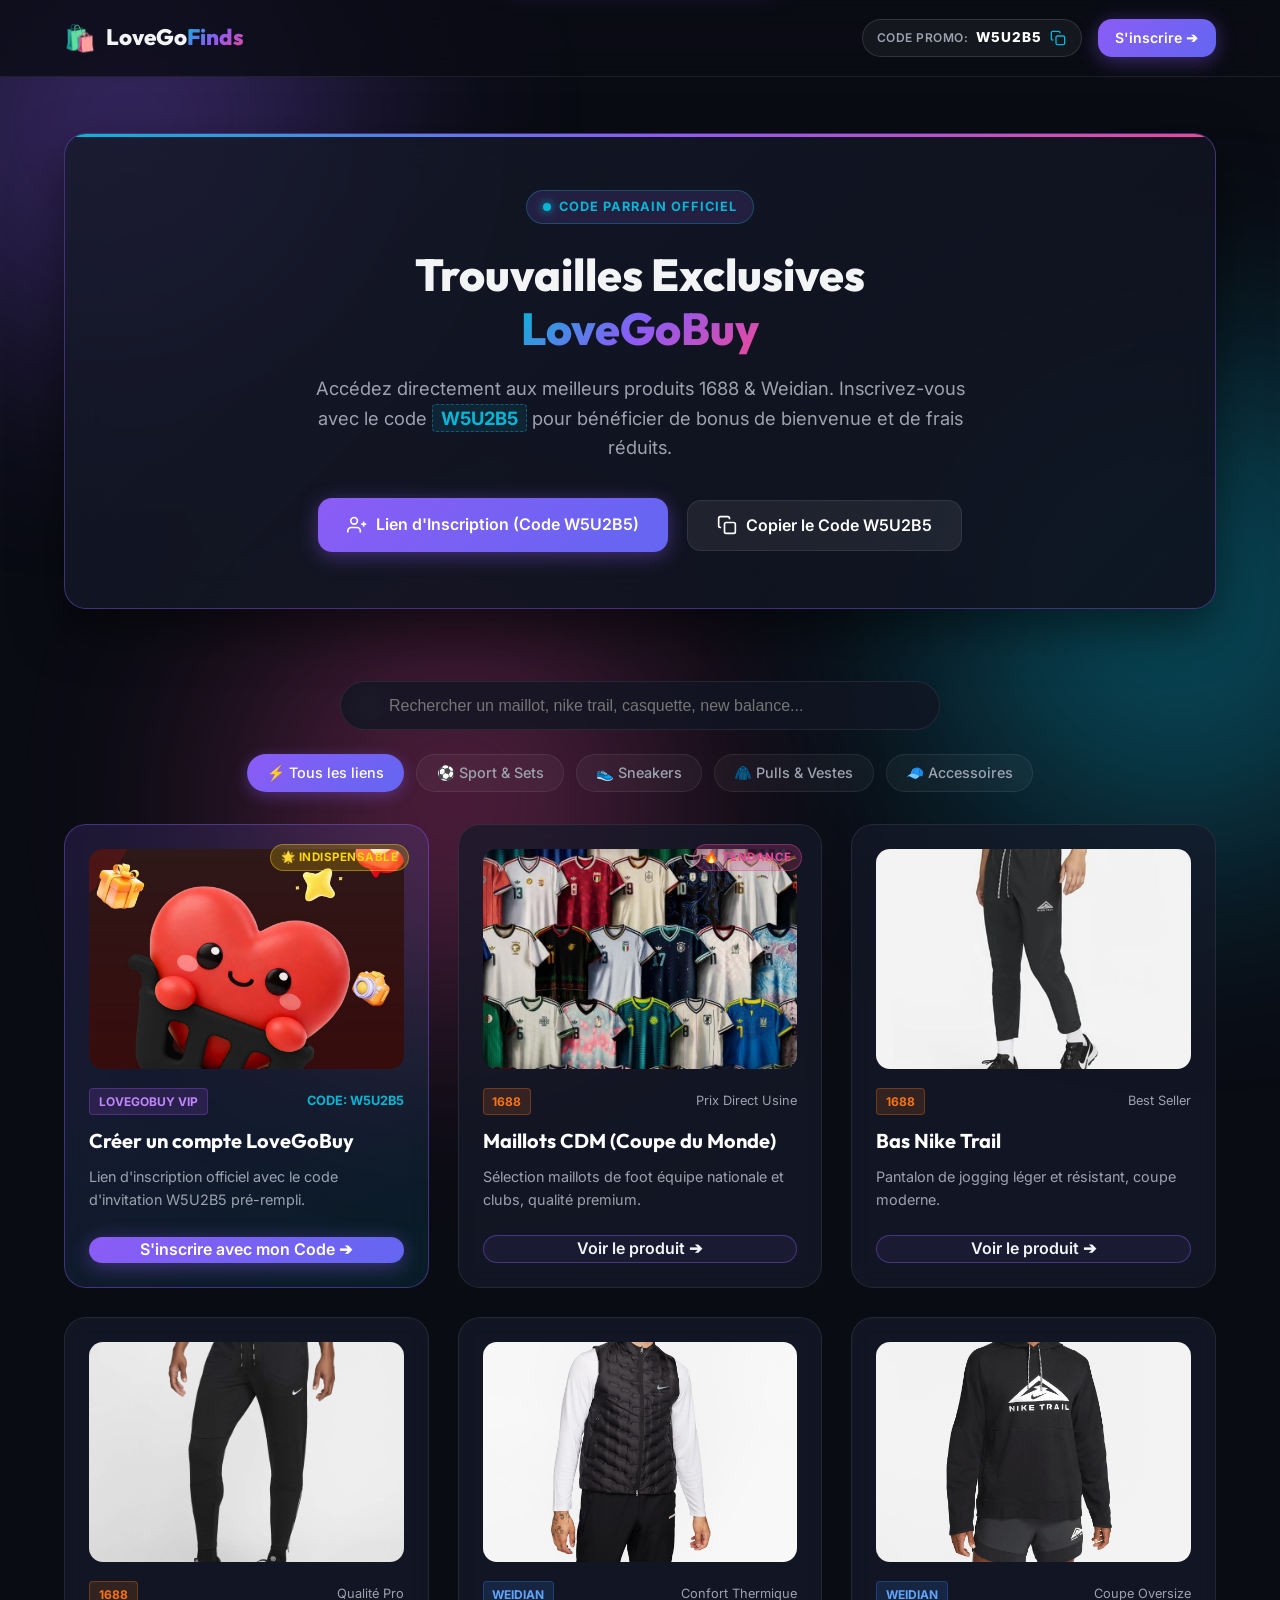
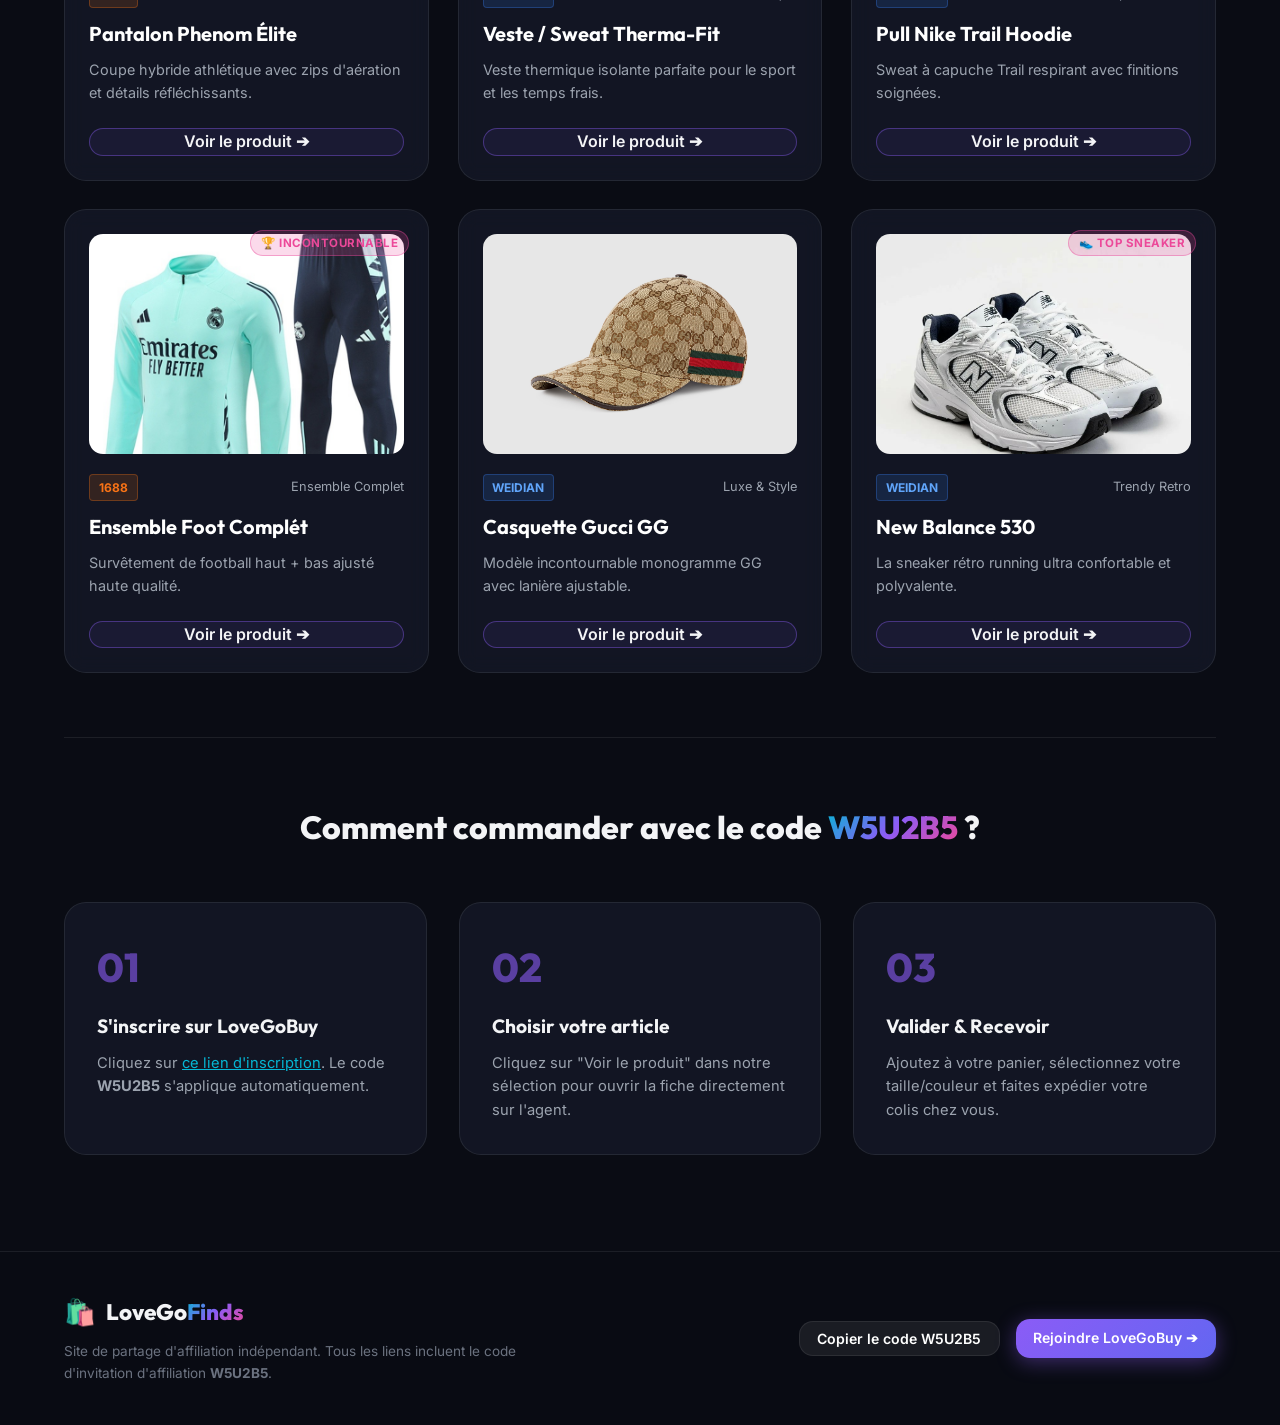
<file: index.html>
<!DOCTYPE html>
<html lang="fr">

<head>
    <meta charset="UTF-8">
    <meta name="viewport" content="width=device-width, initial-scale=1.0">
    <title>LoveGoBuy Finds VIP | Sélection & Code Promo W5U2B5</title>
    <meta name="description"
        content="Découvrez les meilleures trouvailles et produits sélectionnés sur LoveGoBuy. Profitez du code parrain VIP W5U2B5 pour vous inscrire et commander.">
    <!-- Google Fonts -->
    <link rel="preconnect" href="https://fonts.googleapis.com">
    <link rel="preconnect" href="https://fonts.gstatic.com" crossorigin>
    <link
        href="https://fonts.googleapis.com/css2?family=Inter:wght@300;400;500;600;700&family=Outfit:wght@500;600;700;800&display=swap"
        rel="stylesheet">
    <link rel="stylesheet" href="style.css">
</head>

<body>

    <!-- Notification Toast -->
    <div id="toast" class="toast">
        <span class="toast-icon">✨</span>
        <span id="toast-message">Code promo W5U2B5 copié !</span>
    </div>

    <!-- Background Glow Blobs -->
    <div class="bg-glow blob-1"></div>
    <div class="bg-glow blob-2"></div>
    <div class="bg-glow blob-3"></div>

    <!-- Navigation Header -->
    <header class="header">
        <div class="container header-container">
            <a href="#" class="logo">
                <span class="logo-icon">🛍️</span>
                <span class="logo-text">LoveGo<span class="gradient-text">Finds</span></span>
            </a>

            <div class="header-actions">
                <div class="code-badge" id="header-code-badge" title="Cliquer pour copier">
                    <span class="badge-label">CODE PROMO:</span>
                    <span class="badge-code">W5U2B5</span>
                    <svg class="copy-icon" viewBox="0 0 24 24" width="16" height="16" fill="none" stroke="currentColor"
                        stroke-width="2">
                        <rect x="9" y="9" width="13" height="13" rx="2" ry="2"></rect>
                        <path d="M5 15H4a2 2 0 0 1-2-2V4a2 2 0 0 1 2-2h9a2 2 0 0 1 2 2v1"></path>
                    </svg>
                </div>
                <a href="https://www.lovegobuy.com/?invite_code=W5U2B5" target="_blank" rel="noopener noreferrer"
                    class="btn btn-primary btn-sm">
                    S'inscrire ➔
                </a>
            </div>
        </div>
    </header>

    <!-- Main Content Container -->
    <main class="container">

        <!-- Hero Section -->
        <section class="hero-section">
            <div class="hero-card">
                <div class="hero-badge">
                    <span class="pulse-dot"></span> CODE PARRAIN OFFICIEL
                </div>
                <h1 class="hero-title">Trouvailles Exclusives <br><span class="gradient-text">LoveGoBuy</span></h1>
                <p class="hero-subtitle">
                    Accédez directement aux meilleurs produits 1688 & Weidian. Inscrivez-vous avec le code
                    <strong class="highlight-code">W5U2B5</strong> pour bénéficier de bonus de bienvenue et de frais
                    réduits.
                </p>

                <div class="hero-actions">
                    <a href="https://www.lovegobuy.com/?invite_code=W5U2B5" target="_blank" rel="noopener noreferrer"
                        class="btn btn-primary btn-lg">
                        <svg viewBox="0 0 24 24" width="20" height="20" fill="none" stroke="currentColor"
                            stroke-width="2">
                            <path d="M16 21v-2a4 4 0 0 0-4-4H5a4 4 0 0 0-4 4v2"></path>
                            <circle cx="8.5" cy="7" r="4"></circle>
                            <line x1="20" y1="8" x2="20" y2="14"></line>
                            <line x1="23" y1="11" x2="17" y2="11"></line>
                        </svg>
                        Lien d'Inscription (Code W5U2B5)
                    </a>

                    <button id="copy-code-btn" class="btn btn-secondary btn-lg">
                        <svg viewBox="0 0 24 24" width="20" height="20" fill="none" stroke="currentColor"
                            stroke-width="2">
                            <rect x="9" y="9" width="13" height="13" rx="2" ry="2"></rect>
                            <path d="M5 15H4a2 2 0 0 1-2-2V4a2 2 0 0 1 2-2h9a2 2 0 0 1 2 2v1"></path>
                        </svg>
                        Copier le Code W5U2B5
                    </button>
                </div>
            </div>
        </section>

        <!-- Search & Filter Controls -->
        <section class="controls-section">
            <div class="search-box">
                <svg class="search-icon" viewBox="0 0 24 24" width="20" height="20" fill="none" stroke="currentColor"
                    stroke-width="2">
                    <circle cx="11" cy="11" r="8"></circle>
                    <line x1="21" y1="21" x2="16.65" y2="16.65"></line>
                </svg>
                <input type="text" id="search-input"
                    placeholder="Rechercher un maillot, nike trail, casquette, new balance..." autocomplete="off">
                <button id="clear-search" class="clear-btn" style="display: none;">✕</button>
            </div>

            <div class="filter-pills" id="filter-pills">
                <button class="filter-btn active" data-category="all">⚡ Tous les liens</button>
                <button class="filter-btn" data-category="sport">⚽ Sport & Sets</button>
                <button class="filter-btn" data-category="sneakers">👟 Sneakers</button>
                <button class="filter-btn" data-category="pulls">🧥 Pulls & Vestes</button>
                <button class="filter-btn" data-category="accessoires">🧢 Accessoires</button>
            </div>
        </section>

        <!-- Products Grid -->
        <section class="products-section">
            <div class="products-grid" id="products-grid">
                <!-- Direct Registration Banner Card -->
                <div class="product-card featured-card" data-category="all"
                    data-title="inscription lovegobuy bonus code w5u2b5">
                    <div class="card-badge featured-badge">🌟 INDISPENSABLE</div>
                    <div class="card-image-wrapper">
                        <img src="lovegobuy/lien%20inscription.jpg" alt="Inscription LoveGoBuy VIP" class="card-img" loading="lazy">
                    </div>
                    <div class="card-content">
                        <div class="card-meta">
                            <span class="platform-tag vip-tag">LoveGoBuy VIP</span>
                            <span class="item-code">CODE: W5U2B5</span>
                        </div>
                        <h3 class="card-title">Créer un compte LoveGoBuy</h3>
                        <p class="card-desc">Lien d'inscription officiel avec le code d'invitation W5U2B5 pré-rempli.
                        </p>
                        <a href="https://www.lovegobuy.com/?invite_code=W5U2B5" target="_blank"
                            rel="noopener noreferrer" class="btn btn-primary card-btn">
                            S'inscrire avec mon Code ➔
                        </a>
                    </div>
                </div>

                <!-- Product 1: Maillots CDM -->
                <div class="product-card" data-category="sport" data-title="maillots cdm maillot foot coupe du monde">
                    <div class="card-badge">🔥 TENDANCE</div>
                    <div class="card-image-wrapper">
                        <img src="lovegobuy/maillots-cdm-2026-3189589465.jpg" alt="Maillots CDM" class="card-img" loading="lazy">
                    </div>
                    <div class="card-content">
                        <div class="card-meta">
                            <span class="platform-tag ali-tag">1688</span>
                            <span class="price-hint">Prix Direct Usine</span>
                        </div>
                        <h3 class="card-title">Maillots CDM (Coupe du Monde)</h3>
                        <p class="card-desc">Sélection maillots de foot équipe nationale et clubs, qualité premium.</p>
                        <a href="https://www.lovegobuy.com/product?id=979090318303&shop_type=ali_1688&invite_code=W5U2B5"
                            target="_blank" rel="noopener noreferrer" class="btn btn-outline card-btn">
                            Voir le produit ➔
                        </a>
                    </div>
                </div>

                <!-- Product 2: Bas Nike trail -->
                <div class="product-card" data-category="sport" data-title="bas nike trail pantalon jogging">
                    <div class="card-image-wrapper">
                        <img src="lovegobuy/niketrail.jpg" alt="Bas Nike Trail" class="card-img" loading="lazy">
                    </div>
                    <div class="card-content">
                        <div class="card-meta">
                            <span class="platform-tag ali-tag">1688</span>
                            <span class="price-hint">Best Seller</span>
                        </div>
                        <h3 class="card-title">Bas Nike Trail</h3>
                        <p class="card-desc">Pantalon de jogging léger et résistant, coupe moderne.</p>
                        <a href="https://www.lovegobuy.com/product?id=982208804184&shop_type=ali_1688&invite_code=W5U2B5"
                            target="_blank" rel="noopener noreferrer" class="btn btn-outline card-btn">
                            Voir le produit ➔
                        </a>
                    </div>
                </div>

                <!-- Product 3: Phenom élite -->
                <div class="product-card" data-category="sport" data-title="phenom elite nike pantalon running">
                    <div class="card-image-wrapper">
                        <img src="lovegobuy/phenom.jpg" alt="Pantalon Phenom Élite" class="card-img" loading="lazy">
                    </div>
                    <div class="card-content">
                        <div class="card-meta">
                            <span class="platform-tag ali-tag">1688</span>
                            <span class="price-hint">Qualité Pro</span>
                        </div>
                        <h3 class="card-title">Pantalon Phenom Élite</h3>
                        <p class="card-desc">Coupe hybride athlétique avec zips d'aération et détails réfléchissants.
                        </p>
                        <a href="https://www.lovegobuy.com/product?id=994370209482&shop_type=ali_1688&invite_code=W5U2B5"
                            target="_blank" rel="noopener noreferrer" class="btn btn-outline card-btn">
                            Voir le produit ➔
                        </a>
                    </div>
                </div>

                <!-- Product 4: Therma fit -->
                <div class="product-card" data-category="pulls" data-title="therma fit veste nike sweat veste chaude">
                    <div class="card-image-wrapper">
                        <img src="lovegobuy/therma%20fit.jpg" alt="Veste / Sweat Therma-Fit" class="card-img" loading="lazy">
                    </div>
                    <div class="card-content">
                        <div class="card-meta">
                            <span class="platform-tag weidian-tag">Weidian</span>
                            <span class="price-hint">Confort Thermique</span>
                        </div>
                        <h3 class="card-title">Veste / Sweat Therma-Fit</h3>
                        <p class="card-desc">Veste thermique isolante parfaite pour le sport et les temps frais.</p>
                        <a href="https://www.lovegobuy.com/product?id=7629028291&shop_type=weidian&invite_code=W5U2B5"
                            target="_blank" rel="noopener noreferrer" class="btn btn-outline card-btn">
                            Voir le produit ➔
                        </a>
                    </div>
                </div>

                <!-- Product 5: Pull Nike trail -->
                <div class="product-card" data-category="pulls" data-title="pull nike trail hoodie sweat capuche">
                    <div class="card-image-wrapper">
                        <img src="lovegobuy/pull%20nike%20trail.jpg" alt="Pull Nike Trail Hoodie" class="card-img" loading="lazy">
                    </div>
                    <div class="card-content">
                        <div class="card-meta">
                            <span class="platform-tag weidian-tag">Weidian</span>
                            <span class="price-hint">Coupe Oversize</span>
                        </div>
                        <h3 class="card-title">Pull Nike Trail Hoodie</h3>
                        <p class="card-desc">Sweat à capuche Trail respirant avec finitions soignées.</p>
                        <a href="https://www.lovegobuy.com/product?id=7576280389&shop_type=weidian&invite_code=W5U2B5"
                            target="_blank" rel="noopener noreferrer" class="btn btn-outline card-btn">
                            Voir le produit ➔
                        </a>
                    </div>
                </div>

                <!-- Product 6: Ensemble foot -->
                <div class="product-card" data-category="sport" data-title="ensemble foot survêtement tracksuit">
                    <div class="card-badge">🏆 INCONTOURNABLE</div>
                    <div class="card-image-wrapper">
                        <img src="lovegobuy/ensemble.jpg" alt="Ensemble Foot Complét" class="card-img" loading="lazy">
                    </div>
                    <div class="card-content">
                        <div class="card-meta">
                            <span class="platform-tag ali-tag">1688</span>
                            <span class="price-hint">Ensemble Complet</span>
                        </div>
                        <h3 class="card-title">Ensemble Foot Complét</h3>
                        <p class="card-desc">Survêtement de football haut + bas ajusté haute qualité.</p>
                        <a href="https://www.lovegobuy.com/product?id=892134170804&shop_type=ali_1688&invite_code=W5U2B5"
                            target="_blank" rel="noopener noreferrer" class="btn btn-outline card-btn">
                            Voir le produit ➔
                        </a>
                    </div>
                </div>

                <!-- Product 7: Casquette Gucci -->
                <div class="product-card" data-category="accessoires" data-title="casquette gucci gg bob chapeau luxe">
                    <div class="card-image-wrapper">
                        <img src="lovegobuy/gucci.jpg" alt="Casquette Gucci GG" class="card-img" loading="lazy">
                    </div>
                    <div class="card-content">
                        <div class="card-meta">
                            <span class="platform-tag weidian-tag">Weidian</span>
                            <span class="price-hint">Luxe & Style</span>
                        </div>
                        <h3 class="card-title">Casquette Gucci GG</h3>
                        <p class="card-desc">Modèle incontournable monogramme GG avec lanière ajustable.</p>
                        <a href="https://www.lovegobuy.com/product?id=7647630171&shop_type=weidian&invite_code=W5U2B5"
                            target="_blank" rel="noopener noreferrer" class="btn btn-outline card-btn">
                            Voir le produit ➔
                        </a>
                    </div>
                </div>

                <!-- Product 8: New Balance 530 -->
                <div class="product-card" data-category="sneakers" data-title="new balance 530 nb530 sneakers baskets">
                    <div class="card-badge">👟 TOP SNEAKER</div>
                    <div class="card-image-wrapper">
                        <img src="lovegobuy/new%20balance%20530.jpg" alt="New Balance 530" class="card-img" loading="lazy">
                    </div>
                    <div class="card-content">
                        <div class="card-meta">
                            <span class="platform-tag weidian-tag">Weidian</span>
                            <span class="price-hint">Trendy Retro</span>
                        </div>
                        <h3 class="card-title">New Balance 530</h3>
                        <p class="card-desc">La sneaker rétro running ultra confortable et polyvalente.</p>
                        <a href="https://www.lovegobuy.com/product?shop_type=weidian&id=3562823179&invite_code=W5U2B5"
                            target="_blank" rel="noopener noreferrer" class="btn btn-outline card-btn">
                            Voir le produit ➔
                        </a>
                    </div>
                </div>

            </div>

            <!-- Empty Search State -->
            <div id="no-results" class="no-results" style="display: none;">
                <div class="no-results-icon">🔎</div>
                <h3>Aucun produit trouvé</h3>
                <p>Essayez un autre mot clé ou réinitialisez les filtres.</p>
                <button id="reset-search-btn" class="btn btn-secondary btn-sm" style="margin-top: 1rem;">Réinitialiser
                    la recherche</button>
            </div>
        </section>

        <!-- How it works Section -->
        <section class="steps-section">
            <h2 class="section-title">Comment commander avec le code <span class="gradient-text">W5U2B5</span> ?</h2>

            <div class="steps-grid">
                <div class="step-card">
                    <div class="step-num">01</div>
                    <h3>S'inscrire sur LoveGoBuy</h3>
                    <p>Cliquez sur <a href="https://www.lovegobuy.com/?invite_code=W5U2B5" target="_blank"
                            rel="noopener noreferrer">ce lien d'inscription</a>. Le code <strong>W5U2B5</strong>
                        s'applique automatiquement.</p>
                </div>

                <div class="step-card">
                    <div class="step-num">02</div>
                    <h3>Choisir votre article</h3>
                    <p>Cliquez sur "Voir le produit" dans notre sélection pour ouvrir la fiche directement sur l'agent.
                    </p>
                </div>

                <div class="step-card">
                    <div class="step-num">03</div>
                    <h3>Valider & Recevoir</h3>
                    <p>Ajoutez à votre panier, sélectionnez votre taille/couleur et faites expédier votre colis chez
                        vous.</p>
                </div>
            </div>
        </section>

    </main>

    <!-- Footer -->
    <footer class="footer">
        <div class="container footer-container">
            <div class="footer-brand">
                <div class="logo">
                    <span class="logo-icon">🛍️</span>
                    <span class="logo-text">LoveGo<span class="gradient-text">Finds</span></span>
                </div>
                <p class="footer-disclaimer">
                    Site de partage d'affiliation indépendant. Tous les liens incluent le code d'invitation
                    d'affiliation <strong>W5U2B5</strong>.
                </p>
            </div>

            <div class="footer-actions">
                <button class="btn btn-secondary btn-sm" id="footer-copy-btn">
                    Copier le code W5U2B5
                </button>
                <a href="https://www.lovegobuy.com/?invite_code=W5U2B5" target="_blank" rel="noopener noreferrer"
                    class="btn btn-primary btn-sm">
                    Rejoindre LoveGoBuy ➔
                </a>
            </div>
        </div>
    </footer>

    <script src="app.js"></script>
</body>

</html>
</file>
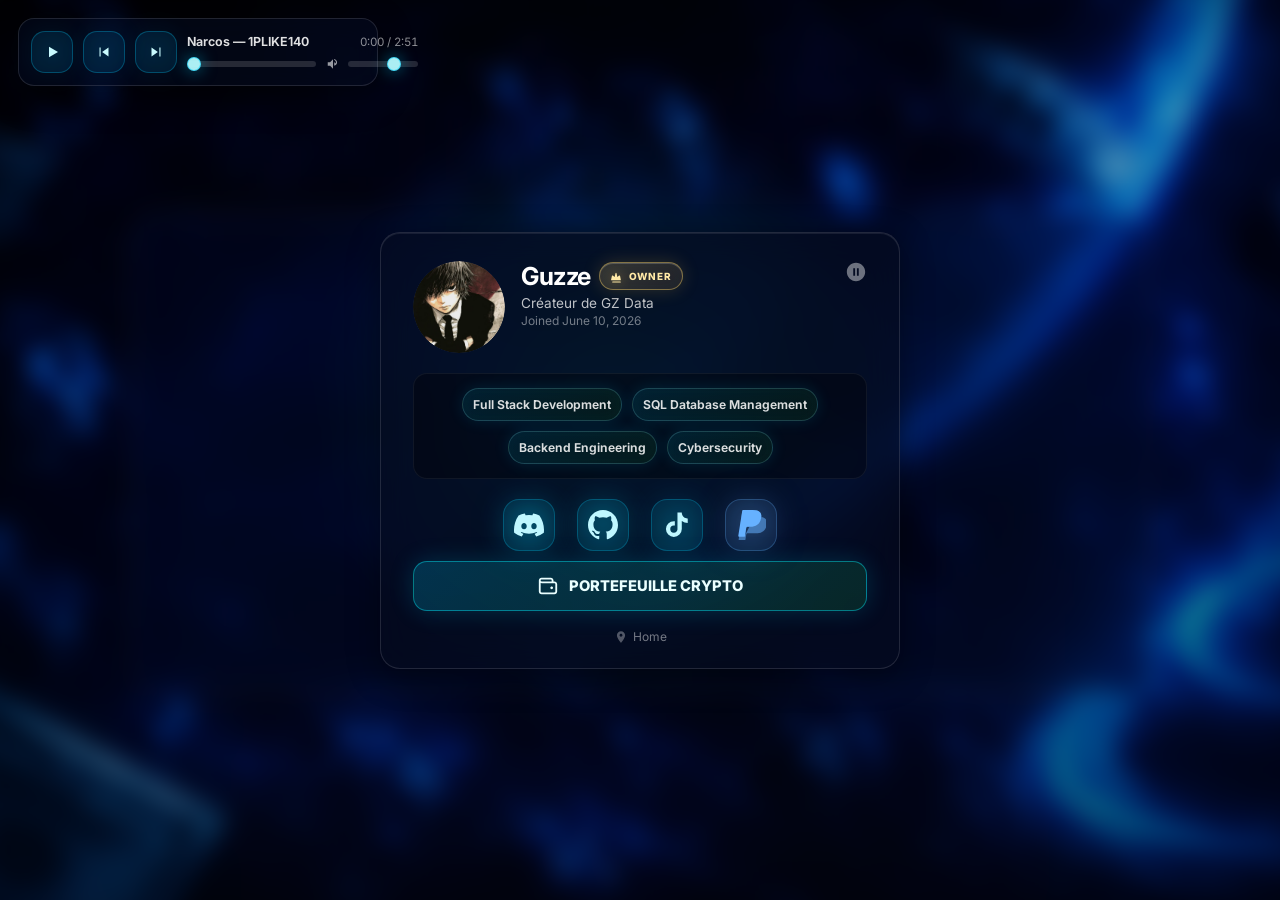
<file: guzze.html>
<!DOCTYPE html>
<html lang="fr">
<head>
  <meta charset="UTF-8">
  <meta name="viewport" content="width=device-width, initial-scale=1.0">
  <title>Profile Card</title>
  <link rel="preconnect" href="https://fonts.googleapis.com">
  <link rel="preconnect" href="https://fonts.gstatic.com" crossorigin>
  <link href="https://fonts.googleapis.com/css2?family=Inter:wght@400;500;600;700&display=swap" rel="stylesheet">
  <style>
    *, *::before, *::after {
      margin: 0;
      padding: 0;
      box-sizing: border-box;
    }

    body {
      min-height: 100vh;
      display: flex;
      align-items: center;
      justify-content: center;
      font-family: 'Inter', sans-serif;
      overflow: hidden;
      background: #03071a;
    }

    /* Toast */
    .toast {
      position: fixed;
      top: 18px;
      left: 50%;
      transform: translate(-50%, -12px);
      z-index: 30;
      padding: 10px 14px;
      border-radius: 999px;
      background: rgba(5, 12, 32, 0.7);
      border: 1px solid rgba(255, 255, 255, 0.12);
      backdrop-filter: blur(16px);
      -webkit-backdrop-filter: blur(16px);
      box-shadow: 0 14px 40px rgba(0, 0, 0, 0.45);
      color: rgba(255, 255, 255, 0.86);
      font-size: 0.78rem;
      font-weight: 650;
      letter-spacing: -0.01em;
      opacity: 0;
      pointer-events: none;
      transition: opacity 0.22s ease, transform 0.22s ease;
      white-space: nowrap;
    }

    .toast.is-visible {
      opacity: 1;
      transform: translate(-50%, 0);
    }

    /* Audio player */
    .audio-player {
      position: fixed;
      top: 18px;
      left: 18px;
      z-index: 20;
      display: grid;
      grid-template-columns: 42px 42px 42px 1fr;
      gap: 10px;
      align-items: center;
      width: min(360px, calc(100vw - 36px));
      padding: 12px 12px;
      border-radius: 16px;
      background: rgba(5, 12, 32, 0.58);
      border: 1px solid rgba(255, 255, 255, 0.12);
      backdrop-filter: blur(16px);
      -webkit-backdrop-filter: blur(16px);
      box-shadow: 0 10px 34px rgba(0, 0, 0, 0.42);
    }

    .audio-player audio {
      display: none;
    }

    .audio-btn {
      width: 42px;
      height: 42px;
      border-radius: 14px;
      border: 1px solid rgba(0, 210, 255, 0.28);
      background: rgba(0, 170, 255, 0.1);
      color: #c9fbff;
      display: grid;
      place-items: center;
      cursor: pointer;
      transition: transform 0.15s ease, filter 0.15s ease, border-color 0.15s ease;
      filter: drop-shadow(0 0 12px rgba(0, 210, 255, 0.45));
    }

    .audio-btn:hover {
      transform: translateY(-1px);
      border-color: rgba(147, 250, 255, 0.7);
      filter: drop-shadow(0 0 18px rgba(0, 210, 255, 0.85));
    }

    .audio-btn svg {
      width: 18px;
      height: 18px;
      fill: currentColor;
    }

    .audio-btn .icon-pause {
      display: none;
    }

    .audio-player[data-state="playing"] .audio-btn .icon-play {
      display: none;
    }

    .audio-player[data-state="playing"] .audio-btn .icon-pause {
      display: block;
    }

    .audio-meta {
      display: grid;
      gap: 8px;
      min-width: 0;
    }

    .audio-track-row {
      display: flex;
      align-items: baseline;
      justify-content: space-between;
      gap: 12px;
      min-width: 0;
    }

    .audio-track {
      font-size: 0.78rem;
      font-weight: 650;
      color: rgba(255, 255, 255, 0.88);
      white-space: nowrap;
      overflow: hidden;
      text-overflow: ellipsis;
    }

    .audio-time {
      font-variant-numeric: tabular-nums;
      font-size: 0.72rem;
      color: rgba(255, 255, 255, 0.55);
      white-space: nowrap;
    }

    .audio-controls {
      display: grid;
      grid-template-columns: 1fr 92px;
      gap: 10px;
      align-items: center;
    }

    .audio-player input[type="range"] {
      -webkit-appearance: none;
      appearance: none;
      height: 6px;
      border-radius: 999px;
      background: rgba(255, 255, 255, 0.14);
      outline: none;
      cursor: pointer;
    }

    .audio-player input[type="range"]::-webkit-slider-thumb {
      -webkit-appearance: none;
      appearance: none;
      width: 14px;
      height: 14px;
      border-radius: 999px;
      background: rgba(180, 250, 255, 0.95);
      border: 1px solid rgba(0, 210, 255, 0.6);
      box-shadow: 0 0 16px rgba(0, 210, 255, 0.55);
    }

    .audio-player input[type="range"]::-moz-range-thumb {
      width: 14px;
      height: 14px;
      border-radius: 999px;
      background: rgba(180, 250, 255, 0.95);
      border: 1px solid rgba(0, 210, 255, 0.6);
      box-shadow: 0 0 16px rgba(0, 210, 255, 0.55);
    }

    .audio-volume-wrap {
      display: flex;
      align-items: center;
      gap: 8px;
    }

    .audio-volume-wrap svg {
      width: 14px;
      height: 14px;
      fill: rgba(255, 255, 255, 0.6);
      flex-shrink: 0;
    }

    .audio-volume {
      width: 100%;
    }

    /* Blurred image background */
    .background {
      position: fixed;
      inset: -16px;
      z-index: 0;
      background-image: url("0bc8ca54-e384-4c0c-be02-7596b18fca75.png");
      background-size: cover;
      background-position: center;
      filter: blur(12px);
      transform: scale(1.04);
    }

    .background::after {
      content: '';
      position: absolute;
      inset: 0;
      background:
        radial-gradient(circle at 48% 45%, rgba(0, 230, 255, 0.16), transparent 34%),
        linear-gradient(180deg, rgba(1, 7, 24, 0.2), rgba(1, 7, 24, 0.56));
      box-shadow: inset 0 0 180px rgba(0, 0, 0, 0.6);
    }

    /* Tilt wrapper */
    .tilt-wrapper {
      perspective: 1200px;
      z-index: 1;
      position: relative;
      width: min(1040px, 96vw);
      min-height: 620px;
      display: flex;
      flex-direction: column;
      align-items: center;
      justify-content: center;
    }

    /* Glass card */
    .card {
      width: min(520px, 92vw);
      position: relative;
      z-index: 3;
      padding: 28px 32px 24px;
      border-radius: 20px;
      background: rgba(5, 12, 32, 0.62);
      backdrop-filter: blur(18px);
      -webkit-backdrop-filter: blur(18px);
      border: 1px solid rgba(255, 255, 255, 0.12);
      box-shadow:
        0 8px 32px rgba(0, 0, 0, 0.4),
        inset 0 1px 0 rgba(255, 255, 255, 0.08);
      transform-style: preserve-3d;
      transition: transform 0.1s ease-out, box-shadow 0.3s ease;
      will-change: transform;
    }

    .card:hover {
      box-shadow:
        0 16px 48px rgba(0, 0, 0, 0.5),
        inset 0 1px 0 rgba(255, 255, 255, 0.12);
    }

    /* Header */
    .header {
      display: flex;
      align-items: flex-start;
      gap: 16px;
      margin-bottom: 20px;
      transform: translateZ(20px);
    }

    .avatar {
      width: 92px;
      height: 92px;
      border-radius: 50%;
      background: rgba(255, 255, 255, 0.15);
      display: flex;
      align-items: center;
      justify-content: center;
      flex-shrink: 0;
      overflow: hidden;
      transform: translateZ(0);
      -webkit-mask-image: -webkit-radial-gradient(white, black);
    }

    .avatar svg {
      width: 54px;
      height: 54px;
      fill: rgba(255, 255, 255, 0.85);
    }

    .avatar img {
      width: 100%;
      height: 100%;
      object-fit: cover;
      border-radius: 50%;
      display: block;
    }

    .user-info {
      flex: 1;
      min-width: 0;
    }

    .username-row {
      display: flex;
      align-items: center;
      gap: 8px;
      flex-wrap: wrap;
    }

    .username {
      font-size: 1.55rem;
      font-weight: 700;
      color: #fff;
      letter-spacing: -0.02em;
    }

    .owner-badge {
      display: inline-flex;
      align-items: center;
      justify-content: center;
      gap: 6px;
      padding: 5px 10px;
      min-height: 28px;
      border-radius: 999px;
      border: 1px solid rgba(255, 214, 102, 0.42);
      background:
        linear-gradient(135deg, rgba(255, 214, 102, 0.16), rgba(255, 176, 32, 0.08)),
        rgba(255, 255, 255, 0.04);
      color: #ffe9a6;
      box-shadow:
        0 0 18px rgba(255, 196, 61, 0.18),
        inset 0 1px 0 rgba(255, 255, 255, 0.18);
      backdrop-filter: blur(10px);
      -webkit-backdrop-filter: blur(10px);
      text-transform: uppercase;
      letter-spacing: 0.08em;
      font-size: 0.62rem;
      font-weight: 800;
    }

    .owner-badge svg {
      width: 13px;
      height: 13px;
      fill: currentColor;
      filter: drop-shadow(0 0 6px rgba(255, 210, 77, 0.34));
    }

    .badges {
      display: flex;
      gap: 4px;
      align-items: center;
    }

    .badge {
      font-size: 1.05rem;
      line-height: 1;
      filter: drop-shadow(0 0 5px rgba(0, 255, 255, 0.35));
    }

    .bio {
      margin-top: 4px;
      font-size: 0.85rem;
      color: rgba(255, 255, 255, 0.75);
    }

    .joined {
      margin-top: 2px;
      font-size: 0.75rem;
      color: rgba(255, 255, 255, 0.45);
    }

    .header-icon {
      flex-shrink: 0;
      opacity: 0.7;
    }

    .header-icon svg {
      width: 22px;
      height: 22px;
      fill: rgba(255, 255, 255, 0.6);
    }

    /* Status pill */
    .status-pill {
      display: flex;
      align-items: center;
      gap: 12px;
      padding: 10px 14px;
      border-radius: 12px;
      background: rgba(0, 0, 0, 0.35);
      border: 1px solid rgba(255, 255, 255, 0.06);
      margin-bottom: 22px;
      transform: translateZ(30px);
    }

    .status-avatar {
      width: 46px;
      height: 46px;
      border-radius: 50%;
      background: linear-gradient(135deg, #6b3fa0, #c06090);
      display: flex;
      align-items: center;
      justify-content: center;
      font-size: 1.1rem;
      flex-shrink: 0;
      overflow: hidden;
      transform: translateZ(0);
      -webkit-mask-image: -webkit-radial-gradient(white, black);
    }

    .status-avatar img {
      width: 100%;
      height: 100%;
      object-fit: cover;
      border-radius: 50%;
      display: block;
    }

    .status-info {
      flex: 1;
      min-width: 0;
    }

    .status-name-row {
      display: flex;
      align-items: center;
      gap: 6px;
    }

    .status-name {
      font-size: 0.85rem;
      font-weight: 600;
      color: #fff;
    }

    .status-badge {
      font-size: 0.7rem;
      background: rgba(0, 170, 255, 0.35);
      color: #b3f6ff;
      padding: 1px 6px;
      border-radius: 4px;
      font-weight: 500;
    }

    .last-seen {
      font-size: 0.72rem;
      color: rgba(255, 255, 255, 0.4);
      margin-top: 1px;
    }

    /* Social icons */
    .socials {
      display: flex;
      justify-content: center;
      gap: 22px;
      margin-bottom: 10px;
      transform: translateZ(40px);
    }

    .social-link {
      display: flex;
      align-items: center;
      justify-content: center;
      width: 52px;
      height: 52px;
      color: #bff7ff;
      text-decoration: none;
      transition: transform 0.2s ease, filter 0.2s ease;
      filter: drop-shadow(0 0 16px rgba(0, 210, 255, 0.7));
      border-radius: 16px;
      background: rgba(0, 210, 255, 0.1);
      border: 1px solid rgba(0, 210, 255, 0.24);
    }

    .social-link:hover {
      transform: scale(1.15) translateZ(10px);
      filter: drop-shadow(0 0 20px rgba(0, 210, 255, 0.95));
    }

    .social-link svg {
      width: 30px;
      height: 30px;
      fill: currentColor;
    }

    .social-link[data-social="paypal"] {
      color: #67b1ff;
      border-color: rgba(103, 177, 255, 0.26);
      background: rgba(103, 177, 255, 0.1);
      filter: drop-shadow(0 0 16px rgba(103, 177, 255, 0.55));
    }

    .social-link[data-social="paypal"]:hover {
      filter: drop-shadow(0 0 22px rgba(103, 177, 255, 0.95));
    }

    .wallet-toggle {
      width: 100%;
      border: 1px solid rgba(0, 238, 255, 0.42);
      border-radius: 14px;
      background: linear-gradient(135deg, rgba(0, 210, 255, 0.2), rgba(34, 197, 94, 0.16));
      color: #eaffff;
      cursor: pointer;
      display: flex;
      align-items: center;
      justify-content: center;
      gap: 10px;
      padding: 13px 16px;
      margin: 0 0 18px;
      font: inherit;
      font-size: 0.92rem;
      font-weight: 800;
      letter-spacing: 0;
      text-transform: uppercase;
      box-shadow: 0 0 24px rgba(0, 210, 255, 0.18);
      transform: translateZ(38px);
      transition: transform 0.2s ease, border-color 0.2s ease, box-shadow 0.2s ease;
    }

    .wallet-toggle:hover,
    .wallet-toggle[aria-expanded="true"] {
      border-color: rgba(147, 250, 255, 0.78);
      box-shadow: 0 0 34px rgba(0, 225, 255, 0.34);
      transform: translateZ(48px) scale(1.02);
    }

    .wallet-toggle svg {
      width: 22px;
      height: 22px;
      fill: currentColor;
    }

    .wallet-stack {
      width: min(520px, 92vw);
      display: grid;
      gap: 14px;
      margin-top: 0;
      opacity: 0;
      transform: translateY(-10px);
      max-height: 0;
      overflow: hidden;
      pointer-events: none;
      transition: max-height 0.35s ease, opacity 0.25s ease, transform 0.35s ease, margin-top 0.35s ease;
      transform-style: preserve-3d;
    }

    .wallet-stack.is-open {
      opacity: 1;
      transform: translateY(0);
      margin-top: 14px;
      max-height: 520px;
      pointer-events: auto;
    }

    .wallet-row {
      width: 100%;
      display: flex;
      justify-content: space-between;
      gap: 14px;
    }

    .wallet-card {
      position: relative;
      width: 230px;
      padding: 14px;
      border-radius: 16px;
      background: rgba(4, 14, 33, 0.78);
      border: 1px solid rgba(122, 245, 255, 0.34);
      color: #fff;
      box-shadow: 0 0 32px rgba(0, 210, 255, 0.2), inset 0 1px 0 rgba(255, 255, 255, 0.1);
      backdrop-filter: blur(16px);
      -webkit-backdrop-filter: blur(16px);
      opacity: 0;
      transition: transform 0.3s ease, opacity 0.3s ease;
    }

    .wallet-stack.is-open .wallet-card {
      transform: translateY(0) scale(1);
      opacity: 1;
    }

    .wallet-row .wallet-card:nth-child(1) {
      transform: translateY(12px) scale(0.96);
    }

    .wallet-row .wallet-card:nth-child(2) {
      transform: translateY(12px) scale(0.96);
      transition-delay: 0.05s;
    }

    .wallet-card.wallet-card-solana {
      justify-self: center;
      transform: translateY(12px) scale(0.96);
      transition-delay: 0.1s;
    }

    .wallet-top {
      display: flex;
      align-items: center;
      justify-content: space-between;
      gap: 10px;
      margin-bottom: 10px;
    }

    .wallet-coin {
      display: flex;
      align-items: center;
      gap: 10px;
      font-size: 0.78rem;
      font-weight: 850;
      color: #b9fcff;
      text-transform: none;
    }

    .coin-logo {
      width: 22px;
      height: 22px;
      display: inline-flex;
      align-items: center;
      justify-content: center;
      flex: 0 0 22px;
      border-radius: 999px;
      box-shadow: 0 0 18px rgba(0, 210, 255, 0.24);
    }

    .coin-logo svg {
      width: 22px;
      height: 22px;
      display: block;
    }

    /* Skills badges */
    .skills-pill {
      display: flex;
      flex-wrap: wrap;
      gap: 10px;
      padding: 14px 14px;
      border-radius: 14px;
      background: rgba(0, 0, 0, 0.32);
      border: 1px solid rgba(255, 255, 255, 0.06);
      margin-bottom: 20px;
      transform: translateZ(30px);
      justify-content: center;
    }

    .skill-badge {
      padding: 8px 10px;
      border-radius: 999px;
      font-size: 0.76rem;
      font-weight: 650;
      color: rgba(255, 255, 255, 0.86);
      background: linear-gradient(135deg, rgba(0, 210, 255, 0.12), rgba(34, 197, 94, 0.1));
      border: 1px solid rgba(147, 250, 255, 0.18);
      box-shadow: 0 0 16px rgba(0, 210, 255, 0.12);
      backdrop-filter: blur(10px);
      -webkit-backdrop-filter: blur(10px);
      white-space: nowrap;
    }

    .copy-btn {
      border: 1px solid rgba(126, 245, 255, 0.4);
      border-radius: 10px;
      width: 38px;
      height: 34px;
      background: rgba(0, 210, 255, 0.12);
      color: #eaffff;
      cursor: pointer;
      display: grid;
      place-items: center;
      transition: transform 0.2s ease, background 0.2s ease;
    }

    .copy-btn:hover {
      background: rgba(0, 210, 255, 0.22);
      transform: translateY(-1px);
    }

    .copy-btn svg {
      width: 17px;
      height: 17px;
      fill: currentColor;
    }

    .wallet-address {
      display: block;
      max-width: 100%;
      color: rgba(255, 255, 255, 0.72);
      font-size: 0.72rem;
      line-height: 1.45;
      overflow-wrap: anywhere;
    }

    @keyframes copySuccess {
      0% {
        transform: scale(1);
      }
      50% {
        transform: scale(1.2);
      }
      100% {
        transform: scale(1);
      }
    }

    .copy-btn.copied {
      animation: copySuccess 0.3s ease;
    }

    /* Footer */
    .footer {
      display: flex;
      align-items: center;
      justify-content: center;
      gap: 16px;
      width: 100%;
      transform: translateZ(15px);
    }

    .footer-stat {
      display: flex;
      align-items: center;
      gap: 5px;
      font-size: 0.75rem;
      color: rgba(255, 255, 255, 0.45);
    }

    .footer-stat svg {
      width: 14px;
      height: 14px;
      fill: currentColor;
      opacity: 0.7;
    }

    @media (max-width: 900px) {
      body {
        overflow-y: auto;
        padding: 28px 0;
      }

      .tilt-wrapper {
        min-height: 860px;
      }

      .wallet-stack.is-open {
        max-height: 860px;
      }

      .wallet-row {
        flex-wrap: wrap;
        justify-content: center;
      }

      .wallet-card {
        width: min(280px, 84vw);
      }
    }

    @media (max-width: 560px) {
      .tilt-wrapper {
        width: 100vw;
        min-height: 930px;
      }

      .card {
        width: min(430px, 92vw);
        padding: 24px 22px 22px;
      }

      .header {
        gap: 13px;
      }

      .avatar {
        width: 78px;
        height: 78px;
      }

      .username {
        font-size: 1.36rem;
      }

      .social-link {
        width: 46px;
        height: 46px;
      }
    }
  </style>
</head>
<body>
  <div class="background"></div>

  <div class="toast" id="toast" role="status" aria-live="polite"></div>

  <div class="audio-player" id="audioPlayer" data-state="paused" aria-label="Lecteur audio">
    <button class="audio-btn" id="audioToggle" type="button" aria-label="Lecture / pause">
      <svg class="icon-play" viewBox="0 0 24 24" aria-hidden="true"><path d="M8 5v14l12-7z"/></svg>
      <svg class="icon-pause" viewBox="0 0 24 24" aria-hidden="true"><path d="M6 5h5v14H6zM13 5h5v14h-5z"/></svg>
    </button>
    <button class="audio-btn" id="audioPrev" type="button" aria-label="Piste précédente">
      <svg viewBox="0 0 24 24" aria-hidden="true"><path d="M18 6v12l-8.5-6L18 6zM6 6h1.5v12H6V6z"/></svg>
    </button>
    <button class="audio-btn" id="audioNext" type="button" aria-label="Piste suivante">
      <svg viewBox="0 0 24 24" aria-hidden="true"><path d="M6 6l8.5 6L6 18V6zm10.5 0h1.5v12h-1.5V6z"/></svg>
    </button>
    <div class="audio-meta">
      <div class="audio-track-row">
        <div class="audio-track" id="audioTrack">Demo track</div>
        <div class="audio-time" id="audioTime">0:00 / 0:00</div>
      </div>
      <div class="audio-controls">
        <input class="audio-progress" id="audioProgress" type="range" min="0" max="100" value="0" step="0.1" aria-label="Progression" />
        <div class="audio-volume-wrap">
          <svg viewBox="0 0 24 24" aria-hidden="true"><path d="M14 3.23v2.06c1.72.45 3 2 3 3.71s-1.28 3.26-3 3.71v2.06c2.89-.48 5-2.99 5-5.77s-2.11-5.29-5-5.77zM16.5 12c0-1.46-1-2.69-2.35-3.03v6.06C15.5 14.69 16.5 13.46 16.5 12zM3 9v6h4l5 5V4L7 9H3z"/></svg>
          <input class="audio-volume" id="audioVolume" type="range" min="0" max="1" value="0.7" step="0.01" aria-label="Volume" />
        </div>
      </div>
    </div>
    <audio id="demoAudio" preload="metadata"></audio>
  </div>

  <div class="tilt-wrapper">
    <div class="card" id="card">
      <!-- Header -->
      <div class="header">
        <div class="avatar">
          <img
            src="guzze.jpg"
            alt="Photo de profil"
          />
        </div>
        <div class="user-info">
          <div class="username-row">
            <span class="username">Guzze</span>
            <span class="owner-badge" aria-label="Owner">
              <svg viewBox="0 0 24 24" aria-hidden="true"><path d="M5 19h14a1 1 0 0 0 .98-1.2l-1.5-7A1 1 0 0 0 17.5 10a1 1 0 0 0-.64.23L13.5 13 12.1 5.96a1 1 0 0 0-1.96 0L8.5 13l-3.36-2.77A1 1 0 0 0 3.5 11l-1.5 7A1 1 0 0 0 3 19h2zm0 2a1 1 0 1 0 0 2h14a1 1 0 1 0 0-2H5z"/></svg>
              <span>Owner</span>
            </span>
          </div>
          <p class="bio">Créateur de GZ Data</p>
          <p class="joined">Joined June 10, 2026</p>
        </div>
        <div class="header-icon">
          <svg viewBox="0 0 24 24"><path d="M12 2C6.48 2 2 6.48 2 12s4.48 10 10 10 10-4.48 10-10S17.52 2 12 2zm-1 14H9V8h2v8zm4 0h-2V8h2v8z"/></svg>
        </div>
      </div>

      <div class="skills-pill" aria-label="Compétences">
        <span class="skill-badge">Full Stack Development</span>
        <span class="skill-badge">SQL Database Management</span>
        <span class="skill-badge">Backend Engineering</span>
        <span class="skill-badge">Cybersecurity</span>
      </div>

      <!-- Socials -->
      <div class="socials">
        <a href="#" class="social-link" id="discordBtn" aria-label="Discord">
          <svg viewBox="0 0 24 24"><path d="M20.317 4.37a19.791 19.791 0 0 0-4.885-1.515.074.074 0 0 0-.079.037c-.21.375-.444.864-.608 1.25a18.27 18.27 0 0 0-5.487 0 12.64 12.64 0 0 0-.617-1.25.077.077 0 0 0-.079-.037A19.736 19.736 0 0 0 3.677 4.37a.07.07 0 0 0-.032.027C.533 9.046-.32 13.58.099 18.057a.082.082 0 0 0 .031.057 19.9 19.9 0 0 0 5.993 3.03.078.078 0 0 0 .084-.028 14.09 14.09 0 0 0 1.226-1.994.076.076 0 0 0-.041-.106 13.107 13.107 0 0 1-1.872-.892.077.077 0 0 1-.008-.128 10.2 10.2 0 0 0 .372-.292.074.074 0 0 1 .077-.01c3.928 1.793 8.18 1.793 12.062 0a.074.074 0 0 1 .078.01c.12.098.246.198.373.292a.077.077 0 0 1-.006.127 12.299 12.299 0 0 1-1.873.892.077.077 0 0 0-.041.107c.36.698.772 1.362 1.225 1.993a.076.076 0 0 0 .084.028 19.839 19.839 0 0 0 6.002-3.03.077.077 0 0 0 .032-.054c.5-5.177-.838-9.674-3.549-13.66a.061.061 0 0 0-.031-.03zM8.02 15.33c-1.183 0-2.157-1.085-2.157-2.419 0-1.333.956-2.419 2.157-2.419 1.21 0 2.176 1.096 2.157 2.42 0 1.333-.956 2.418-2.157 2.418zm7.975 0c-1.183 0-2.157-1.085-2.157-2.419 0-1.333.955-2.419 2.157-2.419 1.21 0 2.176 1.096 2.157 2.42 0 1.333-.946 2.418-2.157 2.418z"/></svg>
        </a>
        <a href="https://github.com/uhqlover" target="_blank" rel="noopener noreferrer" class="social-link" aria-label="GitHub">
          <svg viewBox="0 0 24 24"><path d="M12 0c-6.626 0-12 5.373-12 12 0 5.302 3.438 9.8 8.207 11.387.599.111.793-.261.793-.577v-2.234c-3.338.726-4.033-1.416-4.033-1.416-.546-1.387-1.333-1.756-1.333-1.756-1.089-.745.083-.729.083-.729 1.205.084 1.839 1.237 1.839 1.237 1.07 1.834 2.807 1.304 3.492.997.107-.775.418-1.305.762-1.604-2.665-.305-5.467-1.334-5.467-5.931 0-1.311.469-2.381 1.236-3.221-.124-.303-.535-1.524.117-3.176 0 0 1.008-.322 3.301 1.23.957-.266 1.983-.399 3.003-.404 1.02.005 2.047.138 3.006.404 2.291-1.552 3.297-1.23 3.297-1.23.653 1.653.242 2.874.118 3.176.77.84 1.235 1.911 1.235 3.221 0 4.609-2.807 5.624-5.479 5.921.43.372.823 1.102.823 2.222v3.293c0 .319.192.694.801.576 4.765-1.589 8.199-6.086 8.199-11.386 0-6.627-5.373-12-12-12z"/></svg>
        </a>
        <a href="https://www.tiktok.com/@guzze.sql" target="_blank" rel="noopener noreferrer" class="social-link" aria-label="TikTok">
          <svg viewBox="0 0 24 24"><path d="M19.59 6.69a4.83 4.83 0 0 1-3.77-4.25V2h-3.45v13.67a2.89 2.89 0 0 1-2.88 2.5 2.89 2.89 0 0 1-2.89-2.89 2.89 2.89 0 0 1 2.89-2.89c.28 0 .54.04.79.1v-3.5a6.37 6.37 0 0 0-.79-.05A6.34 6.34 0 0 0 3.15 15.2a6.34 6.34 0 0 0 6.34 6.34 6.34 6.34 0 0 0 6.34-6.34V8.83a8.19 8.19 0 0 0 4.76 1.52V6.87a4.85 4.85 0 0 1-1-.18z"/></svg>
        </a>
        <a href="https://paypal.me/GuzzeVz" target="_blank" rel="noopener noreferrer" class="social-link" data-social="paypal" aria-label="PayPal">
          <svg viewBox="0 0 24 24" role="img" aria-hidden="true">
            <path d="M7.076 21.337H2.47a.641.641 0 0 1-.633-.74L4.944.901C5.026.382 5.474 0 5.998 0h7.46c2.57 0 4.578.543 5.69 1.81 1.01 1.15 1.304 2.42 1.012 4.287-.023.143-.047.288-.077.437-.983 5.05-4.349 6.797-8.647 6.797H9.24c-.518 0-.968.373-1.051.883l-.85 5.397-.23 1.475a.641.641 0 0 1-.633.548z" fill="currentColor"/>
            <path d="M10.625 13.632c.518 0 .968-.373 1.051-.883l.85-5.397.23-1.475a.641.641 0 0 0 .633-.548h4.606c2.57 0 4.578.543 5.69 1.81 1.01 1.15 1.304 2.42 1.012 4.287-.023.143-.047.288-.077.437-.983 5.05-4.349 6.797-8.647 6.797H9.24c-.518 0-.968.373-1.051.883l-.85 5.397-.23 1.475a.641.641 0 0 1-.633.548H2.47a.641.641 0 0 1-.633-.74L4.944.901C5.026.382 5.474 0 5.998 0h7.46c2.57 0 4.578.543 5.69 1.81 1.01 1.15 1.304 2.42 1.012 4.287-.023.143-.047.288-.077.437-.983 5.05-4.349 6.797-8.647 6.797H9.24c-.518 0-.968.373-1.051.883l-.85 5.397-.23 1.475a.641.641 0 0 1-.633.548z" fill="currentColor" opacity="0.55"/>
          </svg>
        </a>
      </div>

      <button class="wallet-toggle" id="walletToggle" type="button" aria-expanded="false" aria-controls="walletNetwork">
        <svg viewBox="0 0 24 24" aria-hidden="true"><path d="M19 7h-1V6c0-1.66-1.34-3-3-3H5C3.34 3 2 4.34 2 6v12c0 1.66 1.34 3 3 3h14c1.66 0 3-1.34 3-3v-8c0-1.66-1.34-3-3-3zM5 5h10c.55 0 1 .45 1 1v1H5c-.55 0-1-.45-1-1s.45-1 1-1zm15 13c0 .55-.45 1-1 1H5c-.55 0-1-.45-1-1V8.83c.31.11.65.17 1 .17h14c.55 0 1 .45 1 1v8zm-4-2.5c-.83 0-1.5-.67-1.5-1.5s.67-1.5 1.5-1.5 1.5.67 1.5 1.5-.67 1.5-1.5 1.5z"/></svg>
        Portefeuille crypto
      </button>

      <!-- Footer -->
      <div class="footer">
        <div class="footer-stat">
          <svg viewBox="0 0 24 24"><path d="M12 2C8.13 2 5 5.13 5 9c0 5.25 7 13 7 13s7-7.75 7-13c0-3.87-3.13-7-7-7zm0 9.5c-1.38 0-2.5-1.12-2.5-2.5s1.12-2.5 2.5-2.5 2.5 1.12 2.5 2.5-1.12 2.5-2.5 2.5z"/></svg>
          <span>Home</span>
        </div>
      </div>
    </div>

    <div class="wallet-stack" id="walletNetwork" aria-hidden="true">
      <div class="wallet-row">
        <article class="wallet-card">
          <div class="wallet-top">
            <span class="wallet-coin">
              <span class="coin-logo" aria-hidden="true">
                <svg viewBox="0 0 64 64">
                  <circle cx="32" cy="32" r="32" fill="#F7931A"/>
                  <path d="M36.7 19.3c2.3.6 3.8 2.3 4.1 4.8.3 2.7-.8 4.6-3.1 5.8 3.1 1.2 4.5 3.5 4.2 6.9-.4 4.5-3.4 6.9-8.8 7.2V48h-3.2v-3.7h-2.7V48H24v-3.9h-4V40h2.5c.8 0 1.2-.3 1.4-1.1l3.3-15.8c.1-.7-.2-1.1-.9-1.3H23v-3.9h4V14h3.2v3.7h2.7V14h3.2v3.9c.3.1.7.1 1.2.2zm-8.3 9.6h4.6c2.7 0 4.1-1 4.3-3 .2-2.1-1-3.2-3.6-3.5l-4.4-.2-1 6.7zm-1.8 9h5.4c3.1 0 4.8-1.1 5-3.4.2-2.4-1.2-3.7-4.4-3.9l-5.4-.3-1.1 7.6z" fill="#fff"/>
                </svg>
              </span>
              Bitcoin
            </span>
            <button class="copy-btn" type="button" data-address="bc1qlatpt8qddvjjasmr7eejqucg7yvk8zk3gegmvq" aria-label="Copier adresse Bitcoin">
              <svg viewBox="0 0 24 24" aria-hidden="true"><path d="M16 1H4c-1.1 0-2 .9-2 2v12h2V3h12V1zm3 4H8c-1.1 0-2 .9-2 2v14c0 1.1.9 2 2 2h11c1.1 0 2-.9 2-2V7c0-1.1-.9-2-2-2zm0 16H8V7h11v14z"/></svg>
            </button>
          </div>
          <code class="wallet-address">bc1qlatpt8qddvjjasmr7eejqucg7yvk8zk3gegmvq</code>
        </article>

        <article class="wallet-card">
          <div class="wallet-top">
            <span class="wallet-coin">
              <span class="coin-logo" aria-hidden="true">
                <svg viewBox="0 0 64 64">
                  <circle cx="32" cy="32" r="32" fill="#345D9D"/>
                  <path d="M30.7 14h7.2l-3.6 16.9 6-2.4 1.2 5.7-8.6 3.4-2.5 11.6h17.8l-1.4 6.8H18.6l3.7-17.4-5.9 2.4-1.2-5.7 8.4-3.4L30.7 14z" fill="#fff"/>
                </svg>
              </span>
              Litecoin
            </span>
            <button class="copy-btn" type="button" data-address="LWHMqCWL56tChfZjpworcq7PqH2vVPuTB5" aria-label="Copier adresse Litecoin">
              <svg viewBox="0 0 24 24" aria-hidden="true"><path d="M16 1H4c-1.1 0-2 .9-2 2v12h2V3h12V1zm3 4H8c-1.1 0-2 .9-2 2v14c0 1.1.9 2 2 2h11c1.1 0 2-.9 2-2V7c0-1.1-.9-2-2-2zm0 16H8V7h11v14z"/></svg>
            </button>
          </div>
          <code class="wallet-address">LWHMqCWL56tChfZjpworcq7PqH2vVPuTB5</code>
        </article>
      </div>

      <article class="wallet-card wallet-card-solana">
        <div class="wallet-top">
          <span class="wallet-coin">
            <span class="coin-logo" aria-hidden="true" style="background: rgba(0,0,0,0.18);">
              <svg viewBox="0 0 64 64">
                <defs>
                  <linearGradient id="solG2" x1="0" y1="0" x2="1" y2="1">
                    <stop offset="0" stop-color="#14F195"/>
                    <stop offset="1" stop-color="#9945FF"/>
                  </linearGradient>
                </defs>
                <rect x="14" y="16" width="36" height="9" rx="4.5" fill="url(#solG2)" transform="skewX(-14)"/>
                <rect x="14" y="28" width="36" height="9" rx="4.5" fill="url(#solG2)" transform="skewX(-14)"/>
                <rect x="14" y="40" width="36" height="9" rx="4.5" fill="url(#solG2)" transform="skewX(-14)"/>
              </svg>
            </span>
            Solana
          </span>
          <button class="copy-btn" type="button" data-address="J8Z4pNmM4qi2v7G7Sy5jq29eKrnsU72FfTv5FhLAVtey" aria-label="Copier adresse Solana">
            <svg viewBox="0 0 24 24" aria-hidden="true"><path d="M16 1H4c-1.1 0-2 .9-2 2v12h2V3h12V1zm3 4H8c-1.1 0-2 .9-2 2v14c0 1.1.9 2 2 2h11c1.1 0 2-.9 2-2V7c0-1.1-.9-2-2-2zm0 16H8V7h11v14z"/></svg>
          </button>
        </div>
        <code class="wallet-address">J8Z4pNmM4qi2v7G7Sy5jq29eKrnsU72FfTv5FhLAVtey</code>
      </article>
    </div>
  </div>

  <script>
    const card = document.getElementById('card');
    const walletToggle = document.getElementById('walletToggle');
    const walletNetwork = document.getElementById('walletNetwork');
    const MAX_TILT = 12;

    // --- Audio player ---
    const audioPlayer = document.getElementById('audioPlayer');
    const audioToggle = document.getElementById('audioToggle');
    const audioPrev = document.getElementById('audioPrev');
    const audioNext = document.getElementById('audioNext');
    const audioProgress = document.getElementById('audioProgress');
    const audioVolume = document.getElementById('audioVolume');
    const audioTime = document.getElementById('audioTime');
    const demoAudio = document.getElementById('demoAudio');
    const audioTrack = document.getElementById('audioTrack');
    const toast = document.getElementById('toast');
    const discordBtn = document.getElementById('discordBtn');

    const formatTime = (seconds) => {
      if (!Number.isFinite(seconds)) return '0:00';
      const m = Math.floor(seconds / 60);
      const s = Math.floor(seconds % 60);
      return `${m}:${String(s).padStart(2, '0')}`;
    };

    const showToast = (message) => {
      toast.textContent = message;
      toast.classList.add('is-visible');
      window.clearTimeout(showToast._t);
      showToast._t = window.setTimeout(() => toast.classList.remove('is-visible'), 1300);
    };

    const copyText = async (text) => {
      try {
        await navigator.clipboard.writeText(text);
        return true;
      } catch (error) {
        const textArea = document.createElement('textarea');
        textArea.value = text;
        document.body.appendChild(textArea);
        textArea.select();
        document.execCommand('copy');
        textArea.remove();
        return true;
      }
    };

    const tracks = [
      { file: '1PLIKE140 - Narcos.mp3' },
      { file: 'Fresh la douille - Pas la peine.mp3' },
      { file: 'Kalash Criminel - Piano Sombre.mp3' },
      { file: 'Mig - Oswald Cobblepot.mp3' },
      { file: 'Mowgli -De base.mp3' },
      { file: 'PNL - Je vis je visser.mp3' },
      { file: 'Maes - Tmax 530 (Réelle vie 2.0).mp3' },
      { file: 'DA Uzi - Michael Jordan.mp3' },
      { file: 'TIMAR - Vendetta.mp3' },
      { file: 'Scott - Calibre noir.mp3' }
      
    ];

    let currentTrackIndex = 0;

    const parseArtistTitle = (fileName) => {
      const base = fileName.replace(/\.[^/.]+$/, '');
      const match = base.match(/^\s*(.+?)\s*-\s*(.+)\s*$/);
      if (!match) {
        return { artist: '', title: base.trim() || fileName };
      }
      return { artist: match[1].trim(), title: match[2].trim() };
    };

    const getTrackLabel = (fileName) => {
      const { artist, title } = parseArtistTitle(fileName);
      if (!artist) return title;
      return `${title} — ${artist}`;
    };

    const loadTrack = async (index, { autoplay = false } = {}) => {
      if (!tracks.length) return;

      currentTrackIndex = (index + tracks.length) % tracks.length;
      const fileName = tracks[currentTrackIndex].file;

      audioTrack.textContent = getTrackLabel(fileName);
      demoAudio.src = encodeURI(fileName);
      demoAudio.currentTime = 0;
      demoAudio.load();

      if (autoplay) {
        try {
          await demoAudio.play();
        } catch (e) {
          // restrictions navigateur: lecture nécessite une action utilisateur
        }
      }
    };

    const nextTrack = async ({ autoplay = false } = {}) => {
      await loadTrack(currentTrackIndex + 1, { autoplay });
    };

    const prevTrack = async ({ autoplay = false } = {}) => {
      await loadTrack(currentTrackIndex - 1, { autoplay });
    };

    demoAudio.volume = Number(audioVolume.value);
    loadTrack(0, { autoplay: false });

    const syncAudioUi = () => {
      const duration = demoAudio.duration || 0;
      const current = demoAudio.currentTime || 0;
      const pct = duration ? (current / duration) * 100 : 0;
      audioProgress.value = String(pct);
      audioTime.textContent = `${formatTime(current)} / ${formatTime(duration)}`;
      audioPlayer.dataset.state = demoAudio.paused ? 'paused' : 'playing';
    };

    audioToggle.addEventListener('click', async () => {
      if (demoAudio.paused) {
        try {
          await demoAudio.play();
        } catch (e) {
          // noop: autoplay restrictions / user gesture issues
        }
      } else {
        demoAudio.pause();
      }
      syncAudioUi();
    });

    audioNext.addEventListener('click', async () => {
      const shouldPlay = !demoAudio.paused;
      await nextTrack({ autoplay: shouldPlay });
      syncAudioUi();
    });

    audioPrev.addEventListener('click', async () => {
      const shouldPlay = !demoAudio.paused;
      await prevTrack({ autoplay: shouldPlay });
      syncAudioUi();
    });

    audioProgress.addEventListener('input', () => {
      const duration = demoAudio.duration;
      if (!Number.isFinite(duration) || duration <= 0) return;
      const pct = Number(audioProgress.value) / 100;
      demoAudio.currentTime = Math.max(0, Math.min(duration, duration * pct));
      syncAudioUi();
    });

    audioVolume.addEventListener('input', () => {
      demoAudio.volume = Number(audioVolume.value);
    });

    demoAudio.addEventListener('timeupdate', syncAudioUi);
    demoAudio.addEventListener('loadedmetadata', syncAudioUi);
    demoAudio.addEventListener('play', syncAudioUi);
    demoAudio.addEventListener('pause', syncAudioUi);
    demoAudio.addEventListener('ended', () => {
      nextTrack({ autoplay: true });
    });

    // --- Discord: copie du pseudo + toast ---
    if (discordBtn) {
      discordBtn.addEventListener('click', async (e) => {
        e.preventDefault();
        await copyText('guzzewt');
        showToast('Discord copié');
      });
    }

    card.addEventListener('mousemove', (e) => {
      const rect = card.getBoundingClientRect();
      const x = e.clientX - rect.left;
      const y = e.clientY - rect.top;
      const centerX = rect.width / 2;
      const centerY = rect.height / 2;

      const rotateX = ((y - centerY) / centerY) * -MAX_TILT;
      const rotateY = ((x - centerX) / centerX) * MAX_TILT;

      card.style.transform = `rotateX(${rotateX}deg) rotateY(${rotateY}deg)`;
    });

    card.addEventListener('mouseleave', () => {
      card.style.transition = 'transform 0.5s ease';
      card.style.transform = 'rotateX(0deg) rotateY(0deg)';
    });

    card.addEventListener('mouseenter', () => {
      card.style.transition = 'transform 0.1s ease-out';
    });

    walletToggle.addEventListener('click', () => {
      const isOpen = walletNetwork.classList.toggle('is-open');
      walletToggle.setAttribute('aria-expanded', String(isOpen));
      walletNetwork.setAttribute('aria-hidden', String(!isOpen));
    });

    document.querySelectorAll('.copy-btn').forEach((button) => {
      button.addEventListener('click', async () => {
        const address = button.dataset.address;
        const originalLabel = button.getAttribute('aria-label');

        try {
          await navigator.clipboard.writeText(address);
          button.setAttribute('aria-label', 'Adresse copiee');
          button.style.background = 'rgba(34, 197, 94, 0.28)';
          button.classList.add('copied');
          setTimeout(() => {
            button.setAttribute('aria-label', originalLabel);
            button.style.background = '';
            button.classList.remove('copied');
          }, 1200);
        } catch (error) {
          const textArea = document.createElement('textarea');
          textArea.value = address;
          document.body.appendChild(textArea);
          textArea.select();
          document.execCommand('copy');
          textArea.remove();
          button.setAttribute('aria-label', 'Adresse copiee');
          button.style.background = 'rgba(34, 197, 94, 0.28)';
          button.classList.add('copied');
          setTimeout(() => {
            button.setAttribute('aria-label', originalLabel);
            button.style.background = '';
            button.classList.remove('copied');
          }, 1200);
        }
      });
    });
  </script>
</body>
</html>
</file>
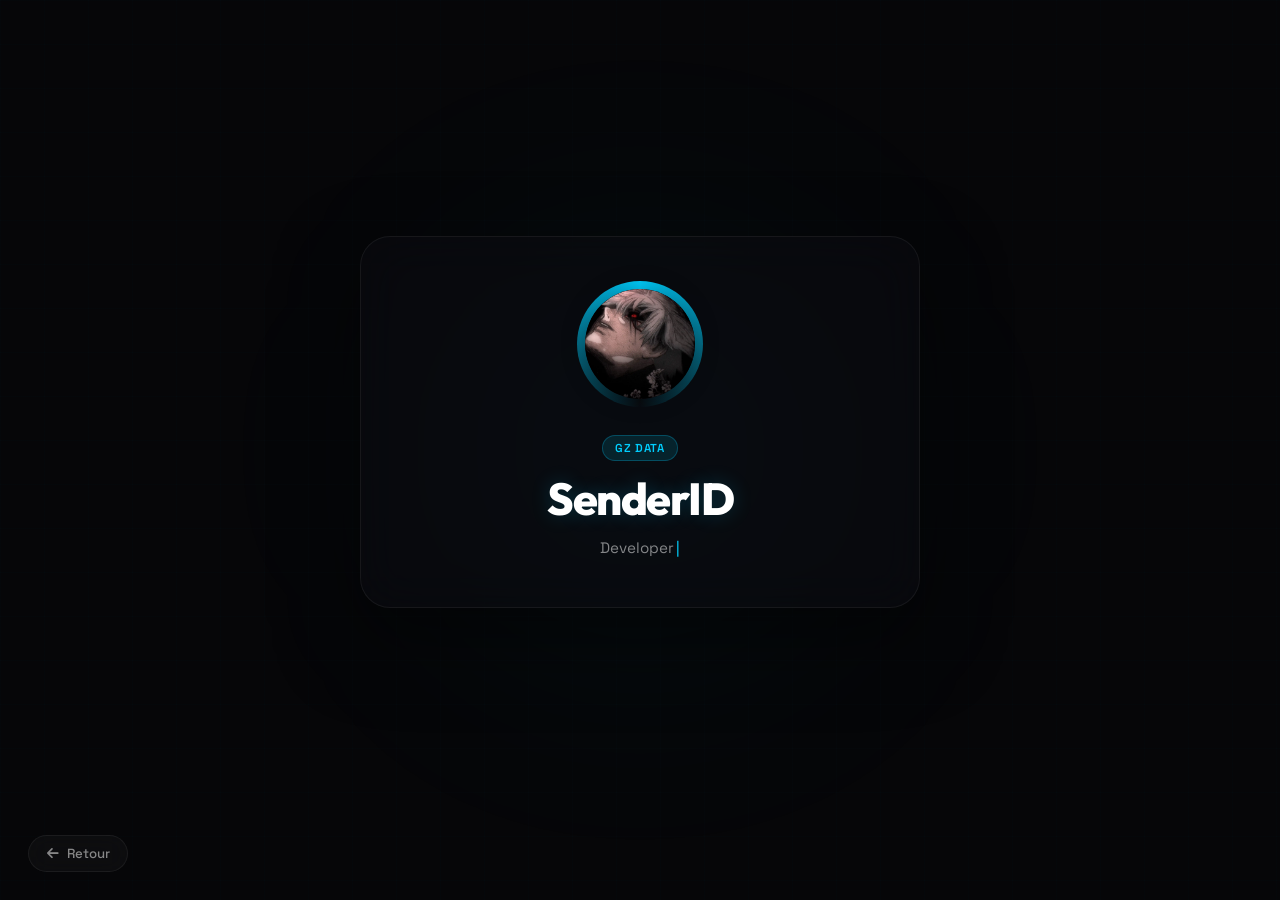
<file: senderid.html>
<!DOCTYPE html>
<html lang="fr">

<head>
    <meta charset="UTF-8">
    <meta name="viewport" content="width=device-width, initial-scale=1.0">
    <title>SenderID - GZ Data</title>
    <link rel="preconnect" href="https://fonts.googleapis.com">
    <link rel="preconnect" href="https://fonts.gstatic.com" crossorigin>
    <link
        href="https://fonts.googleapis.com/css2?family=Outfit:wght@300;400;600;800;900&family=Space+Grotesk:wght@400;500;700&display=swap"
        rel="stylesheet">
    <link rel="stylesheet" href="https://cdnjs.cloudflare.com/ajax/libs/font-awesome/6.4.0/css/all.min.css">
    <link rel="stylesheet" href="shared-profile.css">
    <style>
        :root {
            --accent: #00cfff;
            --accent-rgb: 0, 207, 255;
            --accent-glow: rgba(0, 207, 255, .45);
        }
    </style>
</head>

<body>
    <div class="bg-wrap">
        <div class="grid"></div>
        <div class="ambient"></div>
    </div>

    <main class="page-wrap">
        <section class="profile-card">
            <div class="avatar-wrap">
                <div class="avatar-ring-spin"></div>
                <div class="avatar-inner avatar-photo">
                    <img src="senderid.webp" alt="Avatar de SenderID">
                </div>
            </div>

            <div class="profile-identity">
                <div class="badges">
                    <span class="badge badge-primary">GZ Data</span>
                </div>
                <h1 class="profile-name">SenderID</h1>
                <div class="bio-wrap">
                    <p class="bio">Developer</p>
                </div>
            </div>
        </section>

        <a href="index.html" class="back-btn">
            <i class="fa-solid fa-arrow-left"></i>
            <span>Retour</span>
        </a>
    </main>
</body>

</html>
</file>
<file: style.css>
/* ==========================================================================
   Design System & Master Variables - LoveGoBuy Finds VIP
   ========================================================================== */

:root {
    --bg-dark: #0a0c14;
    --bg-card: rgba(22, 26, 42, 0.7);
    --bg-card-hover: rgba(30, 36, 60, 0.85);
    --bg-input: rgba(18, 22, 36, 0.8);
    
    --primary-purple: #8b5cf6;
    --primary-cyan: #06b6d4;
    --primary-pink: #ec4899;
    --accent-glow: rgba(139, 92, 246, 0.35);
    
    --text-main: #f3f4f6;
    --text-muted: #9ca3af;
    --text-dim: #6b7280;
    
    --border-glow: rgba(255, 255, 255, 0.08);
    --border-highlight: rgba(139, 92, 246, 0.4);
    
    --font-heading: 'Outfit', sans-serif;
    --font-body: 'Inter', sans-serif;
    
    --radius-sm: 8px;
    --radius-md: 14px;
    --radius-lg: 22px;
    --radius-full: 9999px;
    
    --transition: all 0.28s cubic-bezier(0.4, 0, 0.2, 1);
}

/* Reset & Global Base */
* {
    margin: 0;
    padding: 0;
    box-sizing: border-box;
}

body {
    background-color: var(--bg-dark);
    color: var(--text-main);
    font-family: var(--font-body);
    min-height: 100vh;
    line-height: 1.6;
    overflow-x: hidden;
    position: relative;
}

a {
    color: inherit;
    text-decoration: none;
}

button {
    font-family: inherit;
    cursor: pointer;
    border: none;
    outline: none;
}

.container {
    max-width: 1200px;
    margin: 0 auto;
    padding: 0 1.5rem;
}

/* Gradient Text Utility */
.gradient-text {
    background: linear-gradient(135deg, var(--primary-cyan) 0%, var(--primary-purple) 50%, var(--primary-pink) 100%);
    -webkit-background-clip: text;
    -webkit-text-fill-color: transparent;
}

/* Ambient Glow Background Blobs */
.bg-glow {
    position: fixed;
    border-radius: 50%;
    filter: blur(120px);
    z-index: -1;
    pointer-events: none;
    opacity: 0.35;
}

.blob-1 {
    width: 450px;
    height: 450px;
    background: var(--primary-purple);
    top: -100px;
    left: -100px;
}

.blob-2 {
    width: 500px;
    height: 500px;
    background: var(--primary-cyan);
    top: 40%;
    right: -150px;
}

.blob-3 {
    width: 400px;
    height: 400px;
    background: var(--primary-pink);
    bottom: -100px;
    left: 20%;
}

/* ==========================================================================
   Toast Notification
   ========================================================================== */
.toast {
    position: fixed;
    top: -80px;
    left: 50%;
    transform: translateX(-50%);
    background: rgba(17, 24, 39, 0.95);
    border: 1px solid var(--primary-purple);
    box-shadow: 0 10px 30px rgba(139, 92, 246, 0.4);
    backdrop-filter: blur(12px);
    color: #fff;
    padding: 0.85rem 1.75rem;
    border-radius: var(--radius-full);
    display: flex;
    align-items: center;
    gap: 0.75rem;
    font-weight: 600;
    font-size: 0.95rem;
    z-index: 1000;
    transition: top 0.4s cubic-bezier(0.175, 0.885, 0.32, 1.275);
}

.toast.show {
    top: 24px;
}

/* ==========================================================================
   Header Navbar
   ========================================================================== */
.header {
    position: sticky;
    top: 0;
    z-index: 100;
    background: rgba(10, 12, 20, 0.8);
    backdrop-filter: blur(16px);
    border-bottom: 1px solid var(--border-glow);
    padding: 1.1rem 0;
}

.header-container {
    display: flex;
    align-items: center;
    justify-content: space-between;
}

.logo {
    display: flex;
    align-items: center;
    gap: 0.6rem;
    font-family: var(--font-heading);
    font-size: 1.4rem;
    font-weight: 800;
}

.logo-icon {
    font-size: 1.6rem;
}

.header-actions {
    display: flex;
    align-items: center;
    gap: 1rem;
}

.code-badge {
    display: flex;
    align-items: center;
    gap: 0.5rem;
    background: rgba(255, 255, 255, 0.05);
    border: 1px solid rgba(255, 255, 255, 0.12);
    padding: 0.45rem 0.9rem;
    border-radius: var(--radius-full);
    font-size: 0.85rem;
    cursor: pointer;
    transition: var(--transition);
}

.code-badge:hover {
    background: rgba(139, 92, 246, 0.15);
    border-color: var(--primary-purple);
    transform: translateY(-1px);
}

.badge-label {
    color: var(--text-muted);
    font-size: 0.75rem;
    font-weight: 600;
    letter-spacing: 0.5px;
}

.badge-code {
    color: #fff;
    font-weight: 800;
    letter-spacing: 1px;
}

.copy-icon {
    color: var(--primary-cyan);
}

/* Buttons System */
.btn {
    display: inline-flex;
    align-items: center;
    justify-content: center;
    gap: 0.6rem;
    font-weight: 600;
    border-radius: var(--radius-md);
    transition: var(--transition);
    text-align: center;
    white-space: nowrap;
}

.btn-sm {
    padding: 0.5rem 1.1rem;
    font-size: 0.88rem;
}

.btn-lg {
    padding: 0.9rem 1.8rem;
    font-size: 1rem;
}

.btn-primary {
    background: linear-gradient(135deg, var(--primary-purple) 0%, #6366f1 100%);
    color: #fff;
    box-shadow: 0 4px 20px rgba(139, 92, 246, 0.4);
}

.btn-primary:hover {
    transform: translateY(-2px);
    box-shadow: 0 8px 30px rgba(139, 92, 246, 0.6);
    filter: brightness(1.1);
}

.btn-secondary {
    background: rgba(255, 255, 255, 0.07);
    color: #fff;
    border: 1px solid var(--border-glow);
}

.btn-secondary:hover {
    background: rgba(255, 255, 255, 0.12);
    border-color: rgba(255, 255, 255, 0.25);
    transform: translateY(-2px);
}

.btn-outline {
    background: rgba(139, 92, 246, 0.08);
    color: var(--text-main);
    border: 1px solid var(--border-highlight);
}

.btn-outline:hover {
    background: var(--primary-purple);
    color: #fff;
    box-shadow: 0 4px 20px rgba(139, 92, 246, 0.4);
    transform: translateY(-2px);
}

/* ==========================================================================
   Hero Section
   ========================================================================== */
.hero-section {
    padding: 3.5rem 0 2rem;
}

.hero-card {
    background: linear-gradient(135deg, rgba(22, 26, 42, 0.8) 0%, rgba(15, 18, 30, 0.9) 100%);
    border: 1px solid var(--border-highlight);
    border-radius: var(--radius-lg);
    padding: 3.5rem 2.5rem;
    text-align: center;
    position: relative;
    overflow: hidden;
    box-shadow: 0 20px 50px rgba(0, 0, 0, 0.5);
    backdrop-filter: blur(20px);
}

.hero-card::before {
    content: '';
    position: absolute;
    top: 0;
    left: 0;
    right: 0;
    height: 3px;
    background: linear-gradient(90deg, var(--primary-cyan), var(--primary-purple), var(--primary-pink));
}

.hero-badge {
    display: inline-flex;
    align-items: center;
    gap: 0.5rem;
    background: rgba(139, 92, 246, 0.15);
    color: var(--primary-cyan);
    border: 1px solid rgba(6, 182, 212, 0.3);
    padding: 0.35rem 1rem;
    border-radius: var(--radius-full);
    font-size: 0.8rem;
    font-weight: 700;
    letter-spacing: 1px;
    margin-bottom: 1.5rem;
}

.pulse-dot {
    width: 8px;
    height: 8px;
    background-color: var(--primary-cyan);
    border-radius: 50%;
    box-shadow: 0 0 10px var(--primary-cyan);
    animation: pulse 1.8s infinite;
}

@keyframes pulse {
    0% { transform: scale(0.95); opacity: 0.8; }
    50% { transform: scale(1.3); opacity: 1; }
    100% { transform: scale(0.95); opacity: 0.8; }
}

.hero-title {
    font-family: var(--font-heading);
    font-size: 2.8rem;
    font-weight: 800;
    line-height: 1.2;
    margin-bottom: 1.2rem;
}

.hero-subtitle {
    font-size: 1.15rem;
    color: var(--text-muted);
    max-width: 680px;
    margin: 0 auto 2.2rem;
}

.highlight-code {
    color: var(--primary-cyan);
    background: rgba(6, 182, 212, 0.1);
    padding: 0.15rem 0.5rem;
    border-radius: 4px;
    border: 1px dashed rgba(6, 182, 212, 0.4);
}

.hero-actions {
    display: flex;
    align-items: center;
    justify-content: center;
    gap: 1.2rem;
    flex-wrap: wrap;
}

/* ==========================================================================
   Search & Filters
   ========================================================================== */
.controls-section {
    margin: 2.5rem 0 2rem;
}

.search-box {
    position: relative;
    max-width: 600px;
    margin: 0 auto 1.5rem;
}

.search-icon {
    position: absolute;
    left: 1.2rem;
    top: 50%;
    transform: translateY(-50%);
    color: var(--text-muted);
    pointer-events: none;
}

.search-box input {
    width: 100%;
    background: var(--bg-input);
    border: 1px solid var(--border-glow);
    border-radius: var(--radius-full);
    padding: 0.9rem 3rem;
    color: #fff;
    font-size: 1rem;
    transition: var(--transition);
    backdrop-filter: blur(10px);
}

.search-box input:focus {
    outline: none;
    border-color: var(--primary-purple);
    box-shadow: 0 0 25px rgba(139, 92, 246, 0.25);
    background: rgba(22, 26, 42, 0.95);
}

.clear-btn {
    position: absolute;
    right: 1.2rem;
    top: 50%;
    transform: translateY(-50%);
    background: rgba(255, 255, 255, 0.1);
    color: var(--text-muted);
    border-radius: 50%;
    width: 24px;
    height: 24px;
    display: flex;
    align-items: center;
    justify-content: center;
    font-size: 0.8rem;
}

.filter-pills {
    display: flex;
    align-items: center;
    justify-content: center;
    gap: 0.75rem;
    flex-wrap: wrap;
}

.filter-btn {
    background: rgba(255, 255, 255, 0.04);
    border: 1px solid var(--border-glow);
    color: var(--text-muted);
    padding: 0.55rem 1.2rem;
    border-radius: var(--radius-full);
    font-size: 0.9rem;
    font-weight: 500;
    transition: var(--transition);
}

.filter-btn:hover {
    color: #fff;
    background: rgba(255, 255, 255, 0.08);
    border-color: rgba(255, 255, 255, 0.2);
}

.filter-btn.active {
    background: linear-gradient(135deg, var(--primary-purple), #6366f1);
    color: #fff;
    border-color: transparent;
    box-shadow: 0 4px 15px rgba(139, 92, 246, 0.35);
}

/* ==========================================================================
   Products Grid & Cards
   ========================================================================== */
.products-section {
    padding-bottom: 4rem;
}

.products-grid {
    display: grid;
    grid-template-columns: repeat(auto-fill, minmax(320px, 1fr));
    gap: 1.8rem;
}

.product-card {
    background: var(--bg-card);
    border: 1px solid var(--border-glow);
    border-radius: var(--radius-lg);
    padding: 1.5rem;
    position: relative;
    display: flex;
    flex-direction: column;
    transition: var(--transition);
    backdrop-filter: blur(10px);
    overflow: hidden;
}

.product-card:hover {
    background: var(--bg-card-hover);
    border-color: var(--border-highlight);
    transform: translateY(-6px);
    box-shadow: 0 15px 35px rgba(0, 0, 0, 0.4), 0 0 20px rgba(139, 92, 246, 0.15);
}

/* Featured Card (VIP Registration) */
.featured-card {
    background: linear-gradient(145deg, rgba(139, 92, 246, 0.15) 0%, rgba(6, 182, 212, 0.1) 100%);
    border: 1px solid var(--border-highlight);
}

.card-badge {
    position: absolute;
    top: 1.2rem;
    right: 1.2rem;
    background: rgba(236, 72, 153, 0.2);
    color: var(--primary-pink);
    border: 1px solid rgba(236, 72, 153, 0.4);
    font-size: 0.72rem;
    font-weight: 700;
    padding: 0.2rem 0.6rem;
    border-radius: var(--radius-full);
    letter-spacing: 0.5px;
    z-index: 2;
}

.featured-badge {
    background: rgba(255, 215, 0, 0.2);
    color: #ffd700;
    border-color: rgba(255, 215, 0, 0.4);
}

.card-image-wrapper {
    width: 100%;
    height: 220px;
    border-radius: var(--radius-md);
    overflow: hidden;
    margin-bottom: 1.2rem;
    position: relative;
    background: rgba(15, 18, 30, 0.6);
}

.card-img {
    width: 100%;
    height: 100%;
    object-fit: cover;
    object-position: center;
    transition: transform 0.5s ease, filter 0.3s ease;
    display: block;
}

.product-card:hover .card-img {
    transform: scale(1.08);
    filter: brightness(1.05);
}

.card-visual {
    width: 100%;
    height: 100%;
    display: flex;
    align-items: center;
    justify-content: center;
    transition: transform 0.5s ease;
}

.product-card:hover .card-visual {
    transform: scale(1.08);
}

.visual-emoji {
    font-size: 4.5rem;
    filter: drop-shadow(0 10px 15px rgba(0,0,0,0.5));
}

/* Visual Background Themes */
.visual-vip { background: linear-gradient(135deg, #4f46e5, #9333ea); }
.visual-football { background: linear-gradient(135deg, #059669, #0d9488); }
.visual-trail { background: linear-gradient(135deg, #d97706, #b45309); }
.visual-phenom { background: linear-gradient(135deg, #2563eb, #1d4ed8); }
.visual-therma { background: linear-gradient(135deg, #0284c7, #0369a1); }
.visual-hoodie { background: linear-gradient(135deg, #7c3aed, #6d28d9); }
.visual-ensemble { background: linear-gradient(135deg, #e11d48, #be123c); }
.visual-gucci { background: linear-gradient(135deg, #854d0e, #713f12); }
.visual-nb { background: linear-gradient(135deg, #4b5563, #374151); }

.card-content {
    display: flex;
    flex-direction: column;
    flex-grow: 1;
}

.card-meta {
    display: flex;
    align-items: center;
    justify-content: space-between;
    margin-bottom: 0.6rem;
}

.platform-tag {
    font-size: 0.75rem;
    font-weight: 700;
    padding: 0.2rem 0.55rem;
    border-radius: 4px;
    text-transform: uppercase;
}

.ali-tag { background: rgba(249, 115, 22, 0.15); color: #f97316; border: 1px solid rgba(249, 115, 22, 0.3); }
.weidian-tag { background: rgba(59, 130, 246, 0.15); color: #60a5fa; border: 1px solid rgba(59, 130, 246, 0.3); }
.vip-tag { background: rgba(168, 85, 247, 0.15); color: #c084fc; border: 1px solid rgba(168, 85, 247, 0.3); }

.price-hint {
    font-size: 0.8rem;
    color: var(--text-muted);
}

.item-code {
    font-size: 0.8rem;
    color: var(--primary-cyan);
    font-weight: 700;
}

.card-title {
    font-family: var(--font-heading);
    font-size: 1.25rem;
    font-weight: 700;
    margin-bottom: 0.5rem;
    color: #fff;
}

.card-desc {
    font-size: 0.9rem;
    color: var(--text-muted);
    margin-bottom: 1.5rem;
    flex-grow: 1;
}

.card-btn {
    width: 100%;
}

/* Empty Search State */
.no-results {
    text-align: center;
    padding: 4rem 1rem;
    background: var(--bg-card);
    border-radius: var(--radius-lg);
    border: 1px dashed var(--border-glow);
}

.no-results-icon {
    font-size: 3rem;
    margin-bottom: 1rem;
}

/* ==========================================================================
   How It Works Section
   ========================================================================== */
.steps-section {
    padding: 4rem 0;
    border-top: 1px solid var(--border-glow);
}

.section-title {
    font-family: var(--font-heading);
    font-size: 2rem;
    font-weight: 800;
    text-align: center;
    margin-bottom: 3rem;
}

.steps-grid {
    display: grid;
    grid-template-columns: repeat(auto-fit, minmax(280px, 1fr));
    gap: 2rem;
}

.step-card {
    background: var(--bg-card);
    border: 1px solid var(--border-glow);
    border-radius: var(--radius-lg);
    padding: 2rem;
    position: relative;
}

.step-num {
    font-family: var(--font-heading);
    font-size: 2.5rem;
    font-weight: 800;
    color: var(--primary-purple);
    opacity: 0.6;
    margin-bottom: 0.8rem;
}

.step-card h3 {
    font-family: var(--font-heading);
    font-size: 1.2rem;
    font-weight: 700;
    margin-bottom: 0.6rem;
}

.step-card p {
    font-size: 0.92rem;
    color: var(--text-muted);
}

.step-card a {
    color: var(--primary-cyan);
    text-decoration: underline;
}

/* ==========================================================================
   Footer
   ========================================================================== */
.footer {
    border-top: 1px solid var(--border-glow);
    padding: 2.5rem 0;
    background: rgba(10, 12, 20, 0.95);
    margin-top: 2rem;
}

.footer-container {
    display: flex;
    align-items: center;
    justify-content: space-between;
    flex-wrap: wrap;
    gap: 1.5rem;
}

.footer-disclaimer {
    font-size: 0.85rem;
    color: var(--text-dim);
    max-width: 500px;
    margin-top: 0.5rem;
}

.footer-actions {
    display: flex;
    align-items: center;
    gap: 1rem;
}

/* ==========================================================================
   Responsive Breakpoints
   ========================================================================== */
@media (max-width: 768px) {
    .hero-title {
        font-size: 2.1rem;
    }
    
    .hero-card {
        padding: 2.5rem 1.5rem;
    }
    
    .header-actions .code-badge {
        display: none;
    }
    
    .filter-pills {
        justify-content: flex-start;
        overflow-x: auto;
        padding-bottom: 0.5rem;
    }
    
    .filter-btn {
        white-space: nowrap;
    }
    
    .footer-container {
        flex-direction: column;
        text-align: center;
    }
}
</file>
<file: shared-profile.css>
/* ─────────────────────────────────────────────────────────
   SHARED PROFILE STYLESHEET — used by senderid / yayko / guzze
   ───────────────────────────────────────────────────────── */

*, *::before, *::after { margin: 0; padding: 0; box-sizing: border-box; }

:root {
    --accent:       #00cfff;
    --accent-rgb:   0, 207, 255;
    --accent-glow:  rgba(0,207,255,.45);
    --bg:           #060608;
    --card-bg:      rgba(12,12,18,.55);
    --card-border:  rgba(255,255,255,.06);
    --text:         #fff;
    --muted:        rgba(255,255,255,.5);
    --font-d:       'Outfit', sans-serif;
    --font-b:       'Space Grotesk', sans-serif;
    --ease:         cubic-bezier(.16,1,.3,1);
}

html, body {
    min-height: 100vh;
    background: var(--bg);
    color: var(--text);
    font-family: var(--font-b);
    overflow-x: hidden;
}

.bg-wrap {
    position: fixed;
    inset: 0;
    z-index: 0;
    pointer-events: none;
    overflow: hidden;
}

.grid {
    position: absolute;
    inset: 0;
    background-image:
        linear-gradient(rgba(var(--accent-rgb),.012) 1px, transparent 1px),
        linear-gradient(90deg, rgba(var(--accent-rgb),.012) 1px, transparent 1px);
    background-size: 44px 44px;
}

.ambient {
    position: absolute;
    width: 600px;
    height: 600px;
    border-radius: 50%;
    filter: blur(130px);
    background: radial-gradient(circle, rgba(var(--accent-rgb),.1) 0%, transparent 60%);
    top: 50%;
    left: 50%;
    transform: translate(-50%, -50%);
    animation: ambient-breathe 8s ease-in-out infinite alternate;
}

@keyframes ambient-breathe {
    from { transform: translate(-50%,-50%) scale(.9); opacity: .7; }
    to   { transform: translate(-50%,-50%) scale(1.1); opacity: 1; }
}

.page-wrap {
    position: relative;
    z-index: 10;
    min-height: 100vh;
    display: flex;
    flex-direction: column;
    align-items: center;
    justify-content: center;
    padding: 2.5rem 1.5rem 6rem;
}

.profile-card {
    width: 100%;
    max-width: 560px;
    background: var(--card-bg);
    border: 1px solid var(--card-border);
    backdrop-filter: blur(24px);
    border-radius: 30px;
    padding: 3rem 2.5rem;
    display: flex;
    flex-direction: column;
    align-items: center;
    gap: 2rem;
    box-shadow: 0 30px 80px rgba(0,0,0,.5);
    animation: card-in 1s var(--ease) both;
    transition: border-color .4s, box-shadow .4s;
}

.profile-card:hover {
    border-color: rgba(var(--accent-rgb), .2);
    box-shadow: 0 30px 80px rgba(0,0,0,.55), 0 0 60px rgba(var(--accent-rgb), .06);
}

@keyframes card-in {
    from { opacity: 0; transform: scale(.95) translateY(20px); }
    to   { opacity: 1; transform: scale(1) translateY(0); }
}

.avatar-wrap {
    position: relative;
    width: 118px;
    height: 118px;
}

.avatar-ring-spin {
    position: absolute;
    inset: -4px;
    border-radius: 50%;
    background: conic-gradient(var(--accent), transparent 50%, var(--accent));
    animation: ring-spin 5s linear infinite;
}

@keyframes ring-spin { to { transform: rotate(360deg); } }

.avatar-inner {
    position: absolute;
    inset: 4px;
    background: #0b0b10;
    border-radius: 50%;
    z-index: 1;
}

.avatar-photo {
    overflow: hidden;
    box-shadow: 0 0 24px rgba(0,0,0,.3);
}

.avatar-photo img {
    width: 100%;
    height: 100%;
    display: block;
    object-fit: cover;
    border-radius: 50%;
}

.profile-identity {
    text-align: center;
    display: flex;
    flex-direction: column;
    align-items: center;
    gap: .6rem;
}

.badges { display: flex; gap: .5rem; flex-wrap: wrap; justify-content: center; }

.badge {
    font-size: .72rem;
    font-weight: 600;
    padding: .3rem .75rem;
    border-radius: 99px;
    display: inline-flex;
    align-items: center;
    gap: 5px;
    text-transform: uppercase;
    letter-spacing: .6px;
}

.badge-primary {
    background: rgba(var(--accent-rgb),.12);
    border: 1px solid rgba(var(--accent-rgb),.25);
    color: var(--accent);
}

.profile-name {
    font-family: var(--font-d);
    font-size: 2.8rem;
    font-weight: 800;
    letter-spacing: -1.5px;
    color: #fff;
    text-shadow: 0 0 20px rgba(var(--accent-rgb),.2);
    animation: name-glow 4s ease-in-out infinite alternate;
}

@keyframes name-glow {
    from { text-shadow: 0 0 10px rgba(var(--accent-rgb),.15); }
    to   { text-shadow: 0 0 35px rgba(var(--accent-rgb),.5), 0 0 60px rgba(var(--accent-rgb),.2); }
}

.bio-wrap { height: 22px; display: flex; align-items: center; justify-content: center; }

.bio {
    font-size: .95rem;
    color: var(--muted);
    position: relative;
}

.bio::after {
    content: '|';
    margin-left: 2px;
    color: var(--accent);
    animation: cursor-blink .85s step-end infinite;
}

@keyframes cursor-blink { 0%,100% { opacity: 1; } 50% { opacity: 0; } }

.back-btn {
    position: fixed;
    bottom: 1.75rem;
    left: 1.75rem;
    z-index: 100;
    display: inline-flex;
    align-items: center;
    gap: 8px;
    padding: .55rem 1.1rem;
    border-radius: 99px;
    text-decoration: none;
    font-size: .83rem;
    font-weight: 500;
    color: var(--muted);
    background: rgba(255,255,255,.03);
    border: 1px solid rgba(255,255,255,.06);
    backdrop-filter: blur(12px);
    transition: all .3s var(--ease);
}

.back-btn:hover {
    color: var(--accent);
    border-color: rgba(var(--accent-rgb),.3);
    box-shadow: 0 0 18px rgba(var(--accent-rgb),.15);
    transform: translateX(-3px);
}

@media (max-width: 600px) {
    .profile-card { padding: 2.2rem 1.4rem; }
    .profile-name { font-size: 2.3rem; }
    .back-btn { position: static; margin-top: 2rem; }
}
</file>
